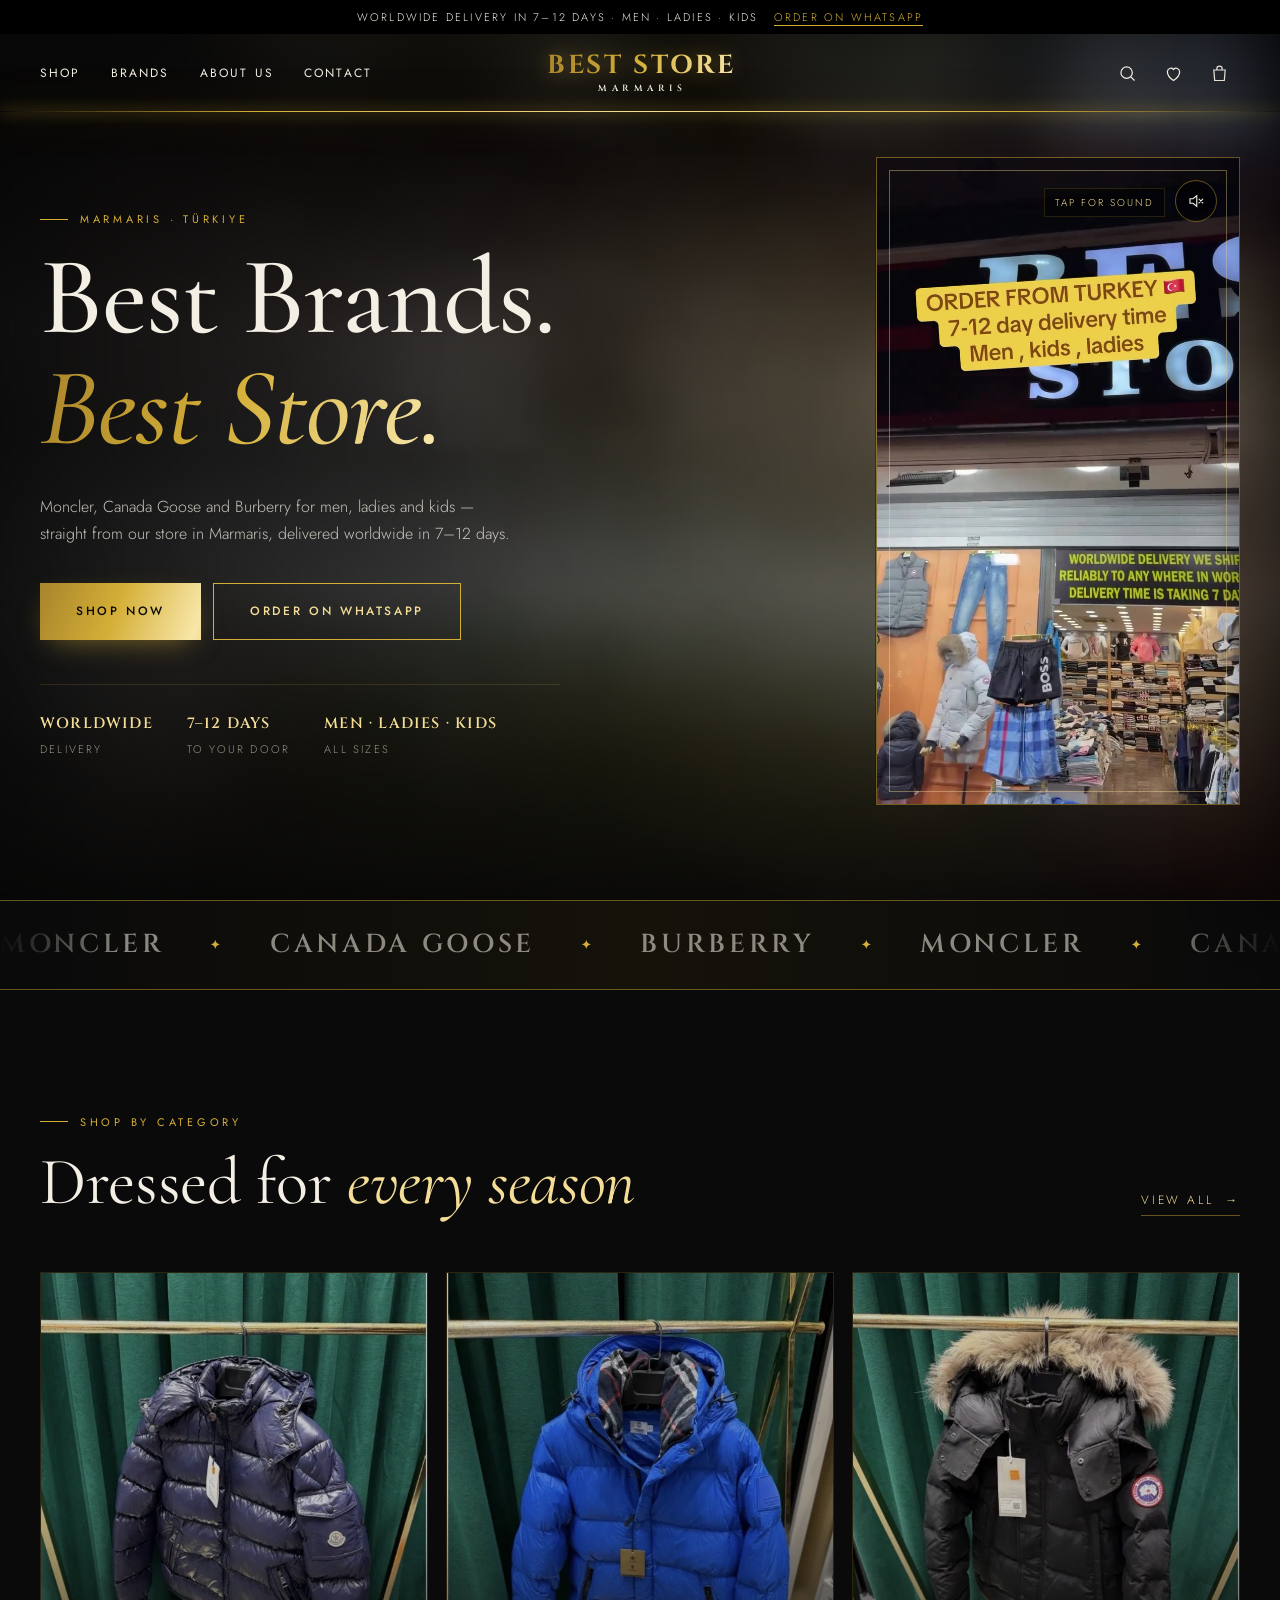
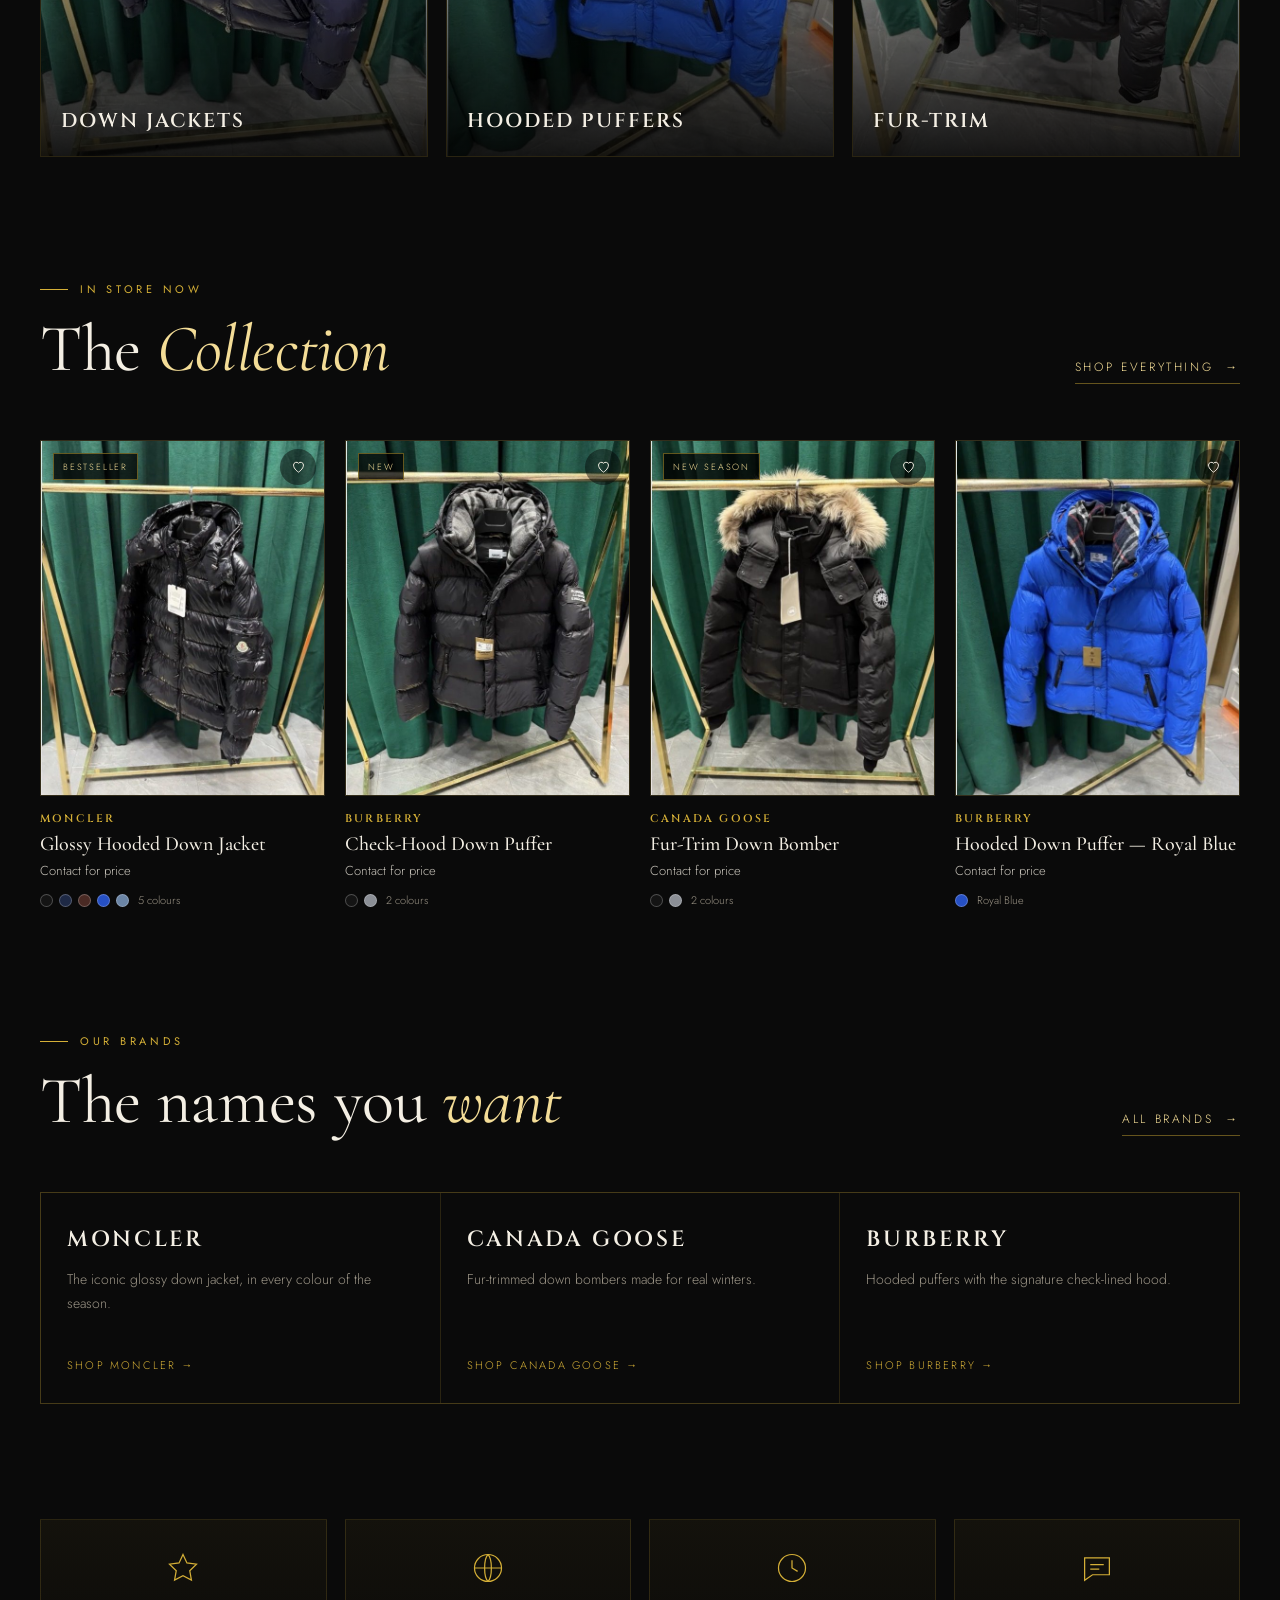
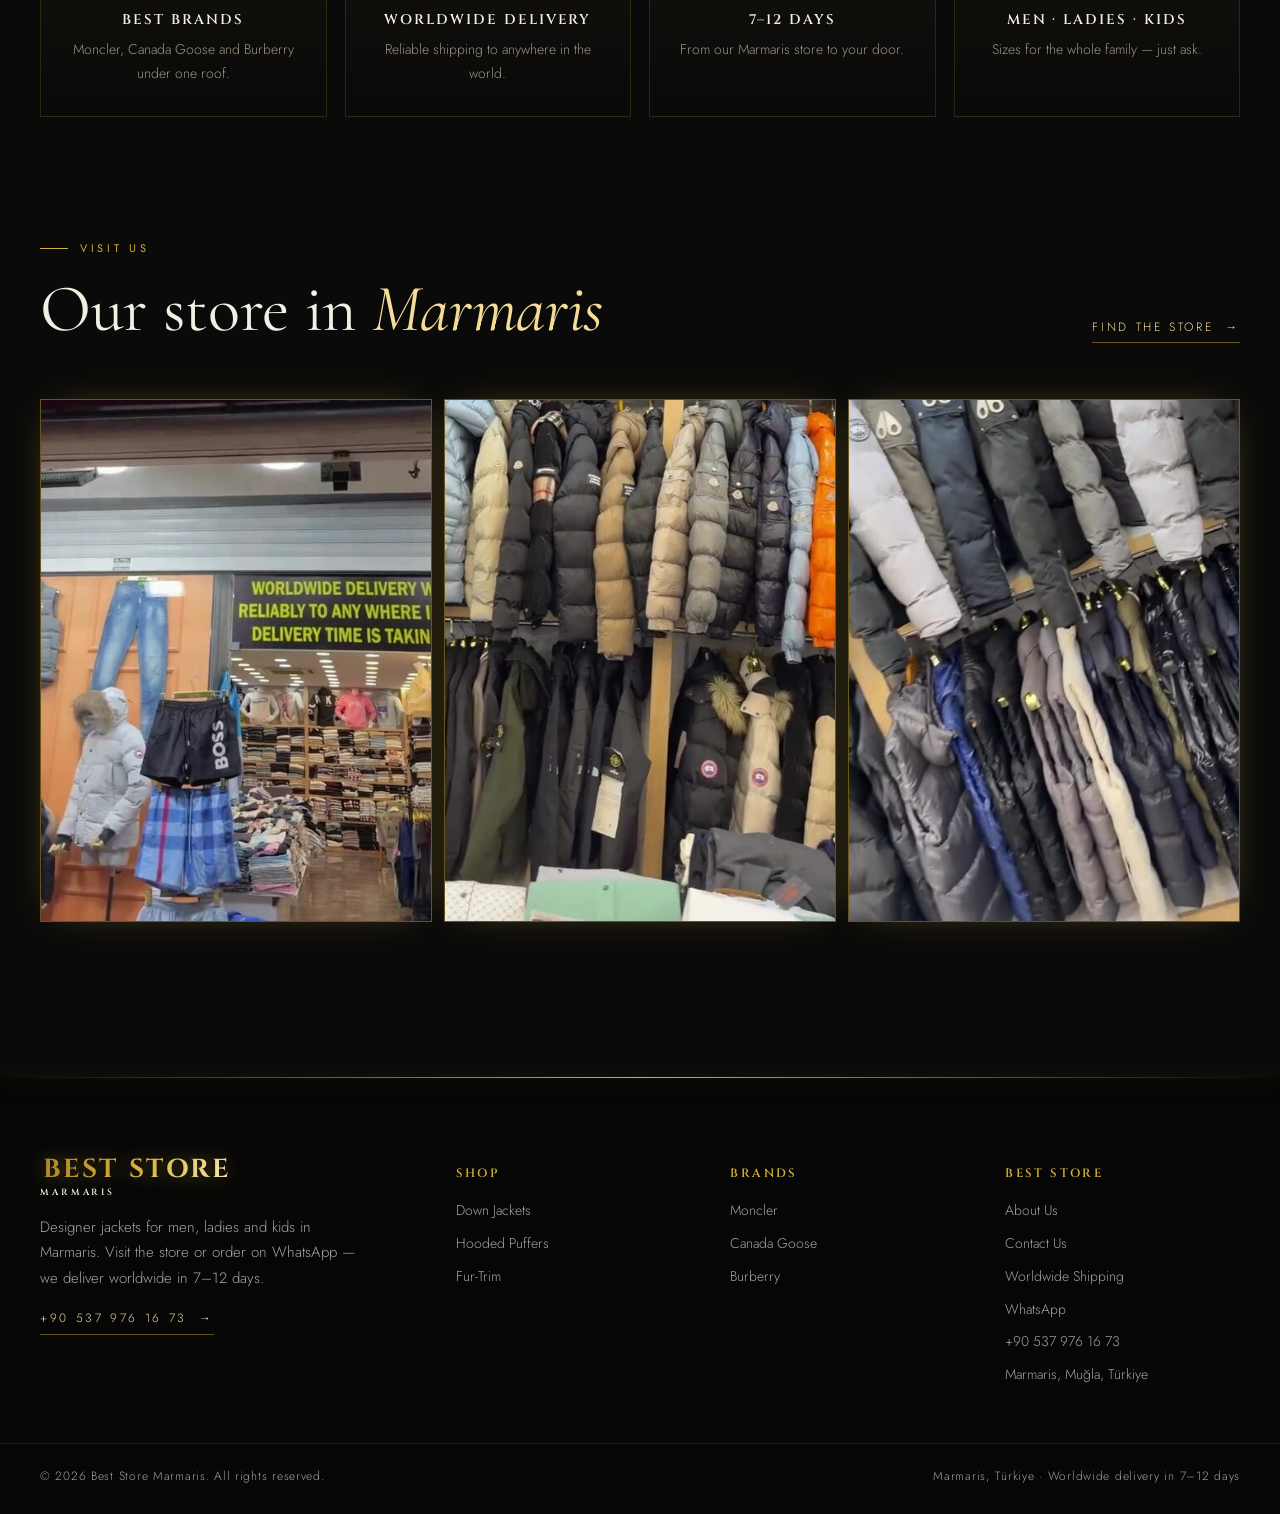
<file: index.html>
<!doctype html>
<html lang="en">
<head>
  <meta charset="utf-8">
  <meta name="viewport" content="width=device-width, initial-scale=1, viewport-fit=cover">
  <title>Best Store Marmaris — Designer Jackets</title>
  <meta name="description" content="Best Store Marmaris — designer down jackets, parkas and puffers for men, ladies and kids. Visit our Marmaris store or order on WhatsApp with worldwide delivery in 7–12 days.">
  <meta name="theme-color" content="#0a0a0a">
  <link rel="icon" href="data:image/svg+xml,%3Csvg xmlns='http://www.w3.org/2000/svg' viewBox='0 0 64 64'%3E%3Crect width='64' height='64' fill='%230a0a0a'/%3E%3Ctext x='50%25' y='64%25' text-anchor='middle' font-family='Georgia,serif' font-weight='700' font-size='34' fill='%23d4af37'%3EB%3C/text%3E%3C/svg%3E">
  <link rel="preconnect" href="https://fonts.googleapis.com">
  <link rel="preconnect" href="https://fonts.gstatic.com" crossorigin>
  <link href="https://fonts.googleapis.com/css2?family=Cinzel:wght@600;700&family=Cormorant+Garamond:ital,wght@0,400;0,500;0,600;1,400;1,500&family=Jost:wght@300;400;500&display=swap" rel="stylesheet">
  <link rel="stylesheet" href="css/style.css">
</head>
<body class="page-home" data-page="home">

  <main>
    <section class="hero">
      <video class="hero__bg" autoplay muted loop playsinline preload="auto" poster="media/hero-poster.jpg" aria-hidden="true">
        <source src="media/hero-bg.mp4" type="video/mp4">
        <source src="media/hero-bg.webm" type="video/webm">
      </video>
      <div class="hero__shade"></div>
      <div class="hero__inner">
        <div class="hero__text">
          <p class="kicker hero__kicker">Marmaris · Türkiye</p>
          <h1 class="hero__title">
            <span class="ln"><span>Best Brands.</span></span>
            <span class="ln"><span><em class="gold">Best Store.</em></span></span>
          </h1>
          <p class="hero__sub">Moncler, Canada Goose and Burberry for men, ladies and kids — straight from our store in Marmaris, delivered worldwide in 7–12 days.</p>
          <div class="hero__cta">
            <a href="shop.html" class="btn btn--gold"><span>Shop Now</span></a>
            <a href="https://wa.me/905379761673" target="_blank" rel="noopener" class="btn btn--glow"><span>Order on WhatsApp</span></a>
          </div>
          <div class="hero__stats">
            <div><strong>Worldwide</strong>Delivery</div>
            <div><strong>7–12 Days</strong>To your door</div>
            <div><strong>Men · Ladies · Kids</strong>All sizes</div>
          </div>
        </div>
        <div class="hero__frame">
          <video id="heroVideo" autoplay muted loop playsinline preload="auto" poster="media/hero-poster.jpg">
            <source src="media/hero.mp4" type="video/mp4">
            <source src="media/hero.webm" type="video/webm">
          </video>
          <button class="sound" data-sound="heroVideo"></button>
          <span class="hero__tap">Tap for sound</span>
        </div>
      </div>
    </section>

    <div class="marquee" id="marquee" aria-label="Our brands"></div>

    <section class="section">
      <div class="container">
        <div class="head head--row reveal">
          <div><p class="kicker">Shop by Category</p><h2 class="title">Dressed for <em>every season</em></h2></div>
          <a class="link" href="shop.html">View all</a>
        </div>
        <div class="cat-grid cat-grid--3" id="catGrid"></div>
      </div>
    </section>

    <section class="section" style="padding-top:0">
      <div class="container">
        <div class="head head--row reveal">
          <div><p class="kicker">In Store Now</p><h2 class="title">The <em>Collection</em></h2></div>
          <a class="link" href="shop.html">Shop everything</a>
        </div>
        <div class="grid" id="featured"></div>
      </div>
    </section>


    <section class="section" style="padding-top:0">
      <div class="container">
        <div class="head head--row reveal">
          <div><p class="kicker">Our Brands</p><h2 class="title">The names you <em>want</em></h2></div>
          <a class="link" href="brands.html">All brands</a>
        </div>
        <div class="brand-grid" id="brandGrid"></div>
      </div>
    </section>

    <section class="section" style="padding-top:0">
      <div class="container perks">
        <div class="perk reveal"><svg viewBox="0 0 32 32"><path d="M16 4l3.5 7.5L28 12.6l-6 5.8 1.5 8.4L16 22.8 8.5 26.8 10 18.4l-6-5.8 8.5-1.1z"/></svg><h3>Best Brands</h3><p>Moncler, Canada Goose and Burberry under one roof.</p></div>
        <div class="perk reveal"><svg viewBox="0 0 32 32"><circle cx="16" cy="16" r="12"/><path d="M4 16h24M16 4c4 4 4 20 0 24M16 4c-4 4-4 20 0 24"/></svg><h3>Worldwide Delivery</h3><p>Reliable shipping to anywhere in the world.</p></div>
        <div class="perk reveal"><svg viewBox="0 0 32 32"><circle cx="16" cy="16" r="12"/><path d="M16 9v7l5 3"/></svg><h3>7–12 Days</h3><p>From our Marmaris store to your door.</p></div>
        <div class="perk reveal"><svg viewBox="0 0 32 32"><path d="M5 7h22v15H12l-7 5z"/><path d="M10 13h12M10 17h8"/></svg><h3>Men · Ladies · Kids</h3><p>Sizes for the whole family — just ask.</p></div>
      </div>
    </section>

    <section class="section" style="padding-top:0">
      <div class="container">
        <div class="head head--row reveal">
          <div><p class="kicker">Visit Us</p><h2 class="title">Our store in <em>Marmaris</em></h2></div>
          <a class="link" href="contact.html">Find the store</a>
        </div>
        <div class="store-strip">
          <img class="reveal" src="images/products/store-1.jpg" alt="Best Store Marmaris entrance" loading="lazy">
          <img class="reveal" src="images/products/store-2.jpg" alt="Down jackets on the rails at Best Store" loading="lazy">
          <img class="reveal" src="images/products/store-3.jpg" alt="Puffer jackets at Best Store Marmaris" loading="lazy">
        </div>
      </div>
    </section>

  </main>

  <script src="js/config.js"></script>
  <script src="js/products.js"></script>
  <script src="js/site.js"></script>
</body>
</html>
</file>
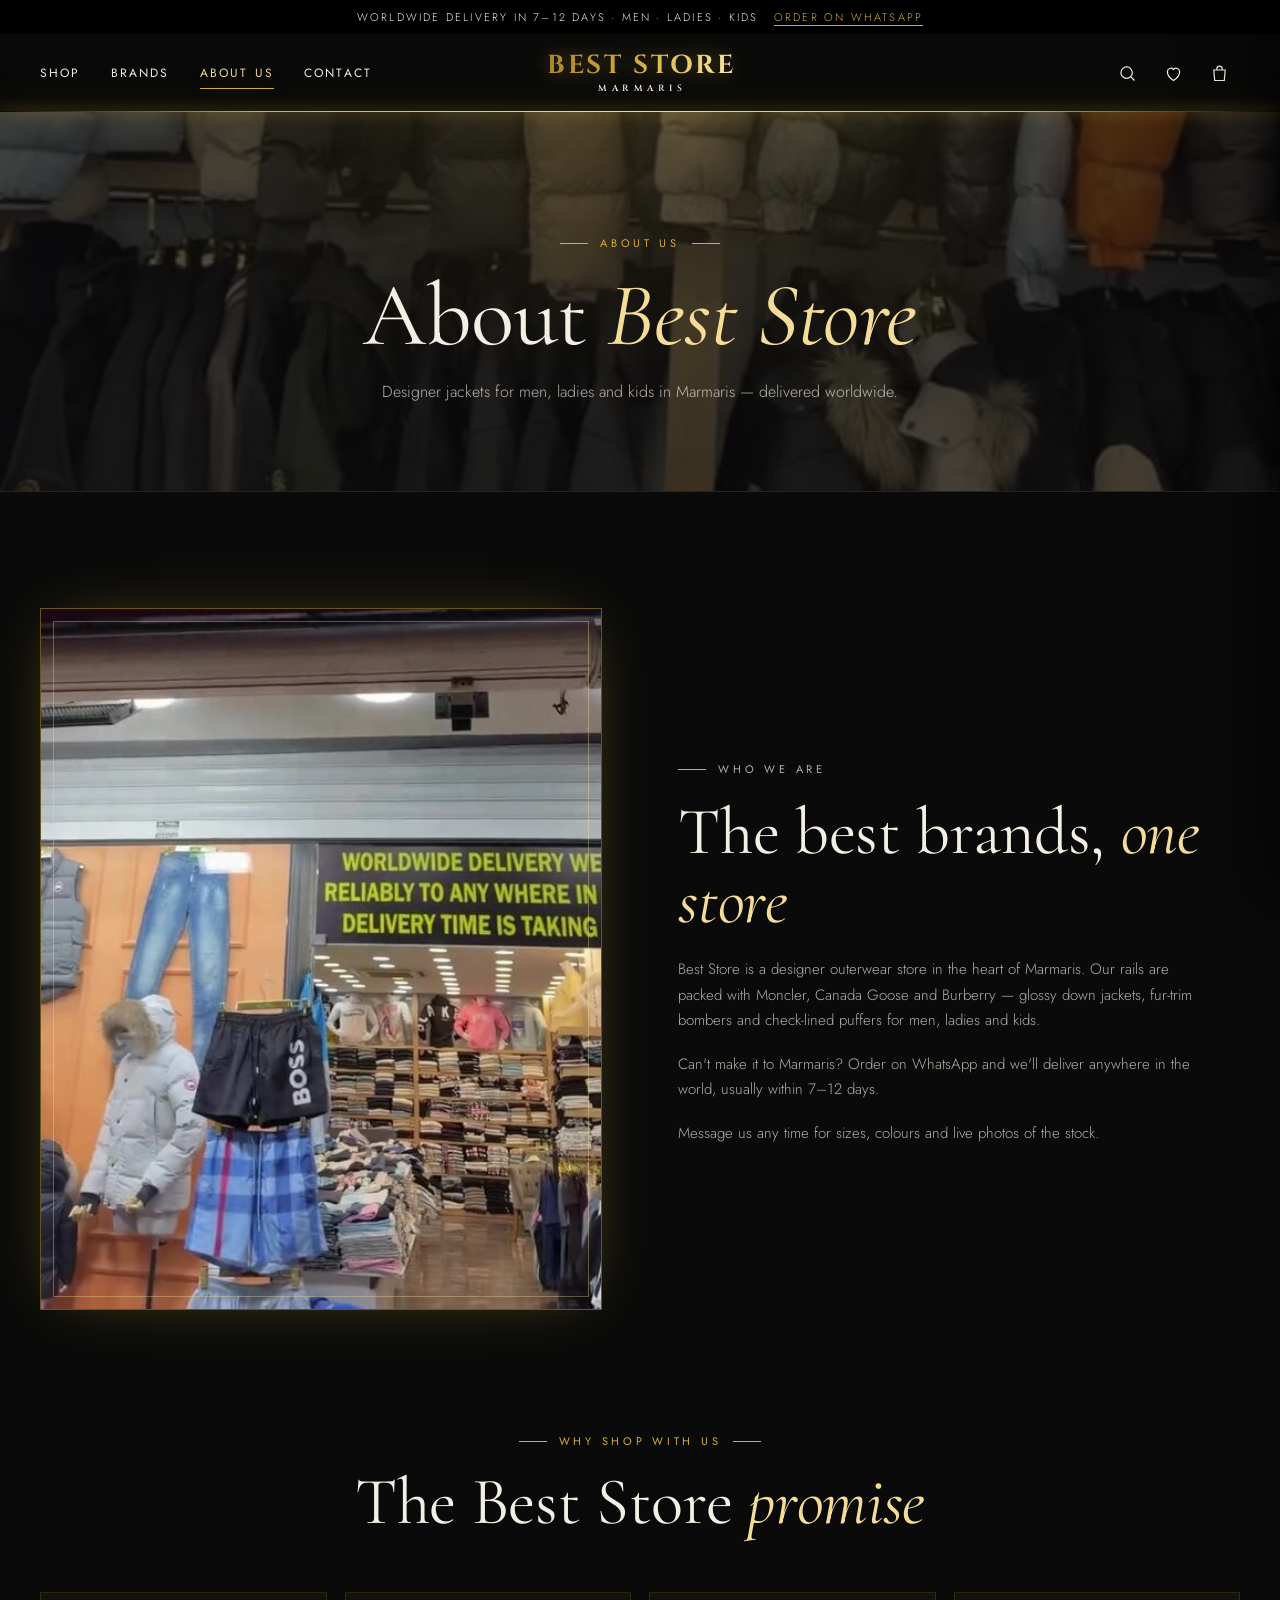
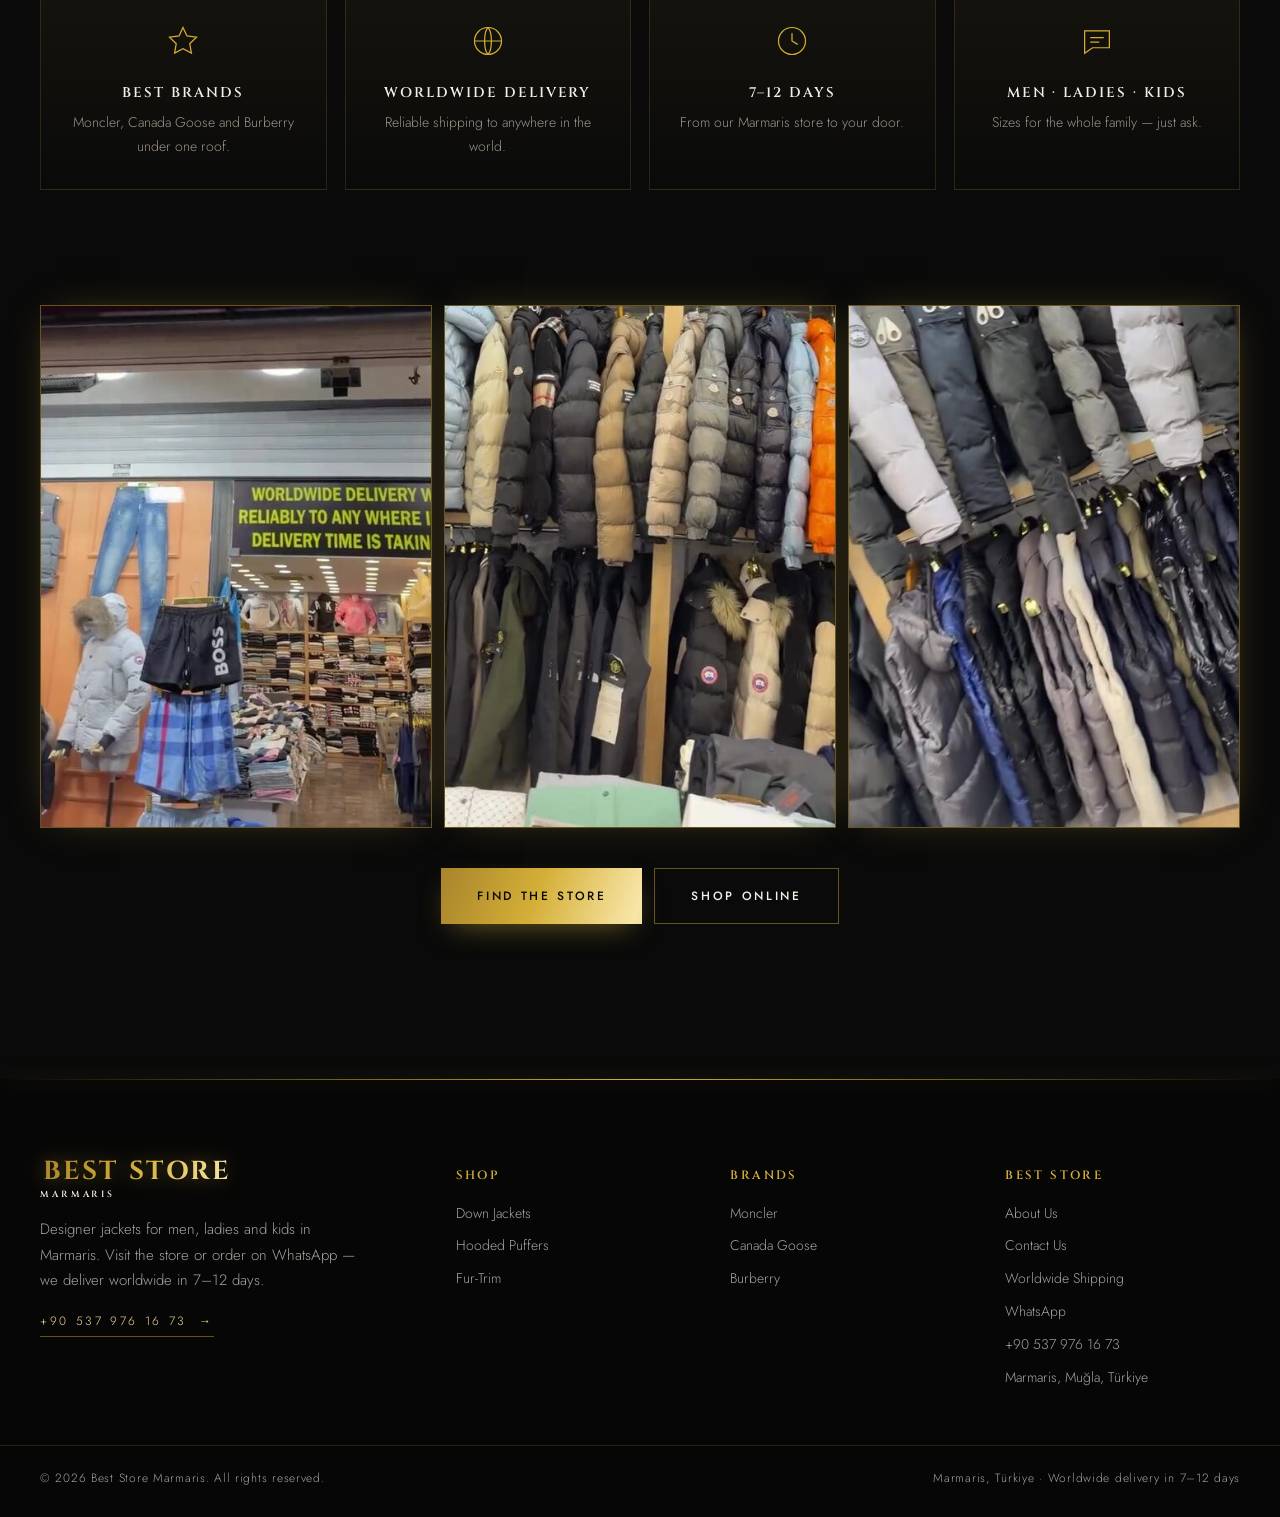
<file: about.html>
<!doctype html>
<html lang="en">
<head>
  <meta charset="utf-8">
  <meta name="viewport" content="width=device-width, initial-scale=1, viewport-fit=cover">
  <title>About Us — Best Store Marmaris</title>
  <meta name="description" content="Best Store Marmaris — designer down jackets, parkas and puffers for men, ladies and kids. Visit our Marmaris store or order on WhatsApp with worldwide delivery in 7–12 days.">
  <meta name="theme-color" content="#0a0a0a">
  <link rel="icon" href="data:image/svg+xml,%3Csvg xmlns='http://www.w3.org/2000/svg' viewBox='0 0 64 64'%3E%3Crect width='64' height='64' fill='%230a0a0a'/%3E%3Ctext x='50%25' y='64%25' text-anchor='middle' font-family='Georgia,serif' font-weight='700' font-size='34' fill='%23d4af37'%3EB%3C/text%3E%3C/svg%3E">
  <link rel="preconnect" href="https://fonts.googleapis.com">
  <link rel="preconnect" href="https://fonts.gstatic.com" crossorigin>
  <link href="https://fonts.googleapis.com/css2?family=Cinzel:wght@600;700&family=Cormorant+Garamond:ital,wght@0,400;0,500;0,600;1,400;1,500&family=Jost:wght@300;400;500&display=swap" rel="stylesheet">
  <link rel="stylesheet" href="css/style.css">
</head>
<body class="page" data-page="about">

  <main>
    <section class="banner">
      <img class="banner__bg" src="images/products/store-2.jpg" alt="">
      <div class="container center">
        <p class="kicker">About Us</p>
        <h1 class="title">About <em>Best Store</em></h1>
        <p class="lead">Designer jackets for men, ladies and kids in Marmaris — delivered worldwide.</p>
      </div>
    </section>
    <section class="section">
      <div class="container split">
        <div class="split__media reveal"><img src="images/products/store-1.jpg" alt="Best Store Marmaris entrance" loading="lazy"></div>
        <div class="split__text">
          <p class="kicker reveal">Who We Are</p>
          <h2 class="title reveal">The best brands, <em>one store</em></h2>
          <p class="reveal">Best Store is a designer outerwear store in the heart of Marmaris. Our rails are packed with Moncler, Canada Goose and Burberry — glossy down jackets, fur-trim bombers and check-lined puffers for men, ladies and kids.</p>
          <p class="reveal">Can't make it to Marmaris? Order on WhatsApp and we'll deliver anywhere in the world, usually within 7–12 days.</p>
          <p class="reveal">Message us any time for sizes, colours and live photos of the stock.</p>
        </div>
      </div>
    </section>
    <section class="section" style="padding-top:0">
      <div class="container">
        <div class="head center reveal"><p class="kicker">Why Shop With Us</p><h2 class="title">The Best Store <em>promise</em></h2></div>
        <div class="perks">
        <div class="perk reveal"><svg viewBox="0 0 32 32"><path d="M16 4l3.5 7.5L28 12.6l-6 5.8 1.5 8.4L16 22.8 8.5 26.8 10 18.4l-6-5.8 8.5-1.1z"/></svg><h3>Best Brands</h3><p>Moncler, Canada Goose and Burberry under one roof.</p></div>
        <div class="perk reveal"><svg viewBox="0 0 32 32"><circle cx="16" cy="16" r="12"/><path d="M4 16h24M16 4c4 4 4 20 0 24M16 4c-4 4-4 20 0 24"/></svg><h3>Worldwide Delivery</h3><p>Reliable shipping to anywhere in the world.</p></div>
        <div class="perk reveal"><svg viewBox="0 0 32 32"><circle cx="16" cy="16" r="12"/><path d="M16 9v7l5 3"/></svg><h3>7–12 Days</h3><p>From our Marmaris store to your door.</p></div>
        <div class="perk reveal"><svg viewBox="0 0 32 32"><path d="M5 7h22v15H12l-7 5z"/><path d="M10 13h12M10 17h8"/></svg><h3>Men · Ladies · Kids</h3><p>Sizes for the whole family — just ask.</p></div>
        </div>
      </div>
    </section>
    <section class="section" style="padding-top:0">
      <div class="container">
        <div class="store-strip">
          <img class="reveal" src="images/products/store-1.jpg" alt="Best Store Marmaris entrance" loading="lazy">
          <img class="reveal" src="images/products/store-2.jpg" alt="Down jackets on the rails at Best Store" loading="lazy">
          <img class="reveal" src="images/products/store-3.jpg" alt="Puffer jackets at Best Store Marmaris" loading="lazy">
        </div>
        <div class="center reveal" style="margin-top:40px;display:flex;gap:12px;justify-content:center;flex-wrap:wrap">
          <a class="btn btn--gold" href="contact.html"><span>Find the Store</span></a>
          <a class="btn btn--line" href="shop.html"><span>Shop Online</span></a>
        </div>
      </div>
    </section>
  </main>

  <script src="js/config.js"></script>
  <script src="js/products.js"></script>
  <script src="js/site.js"></script>
</body>
</html>
</file>
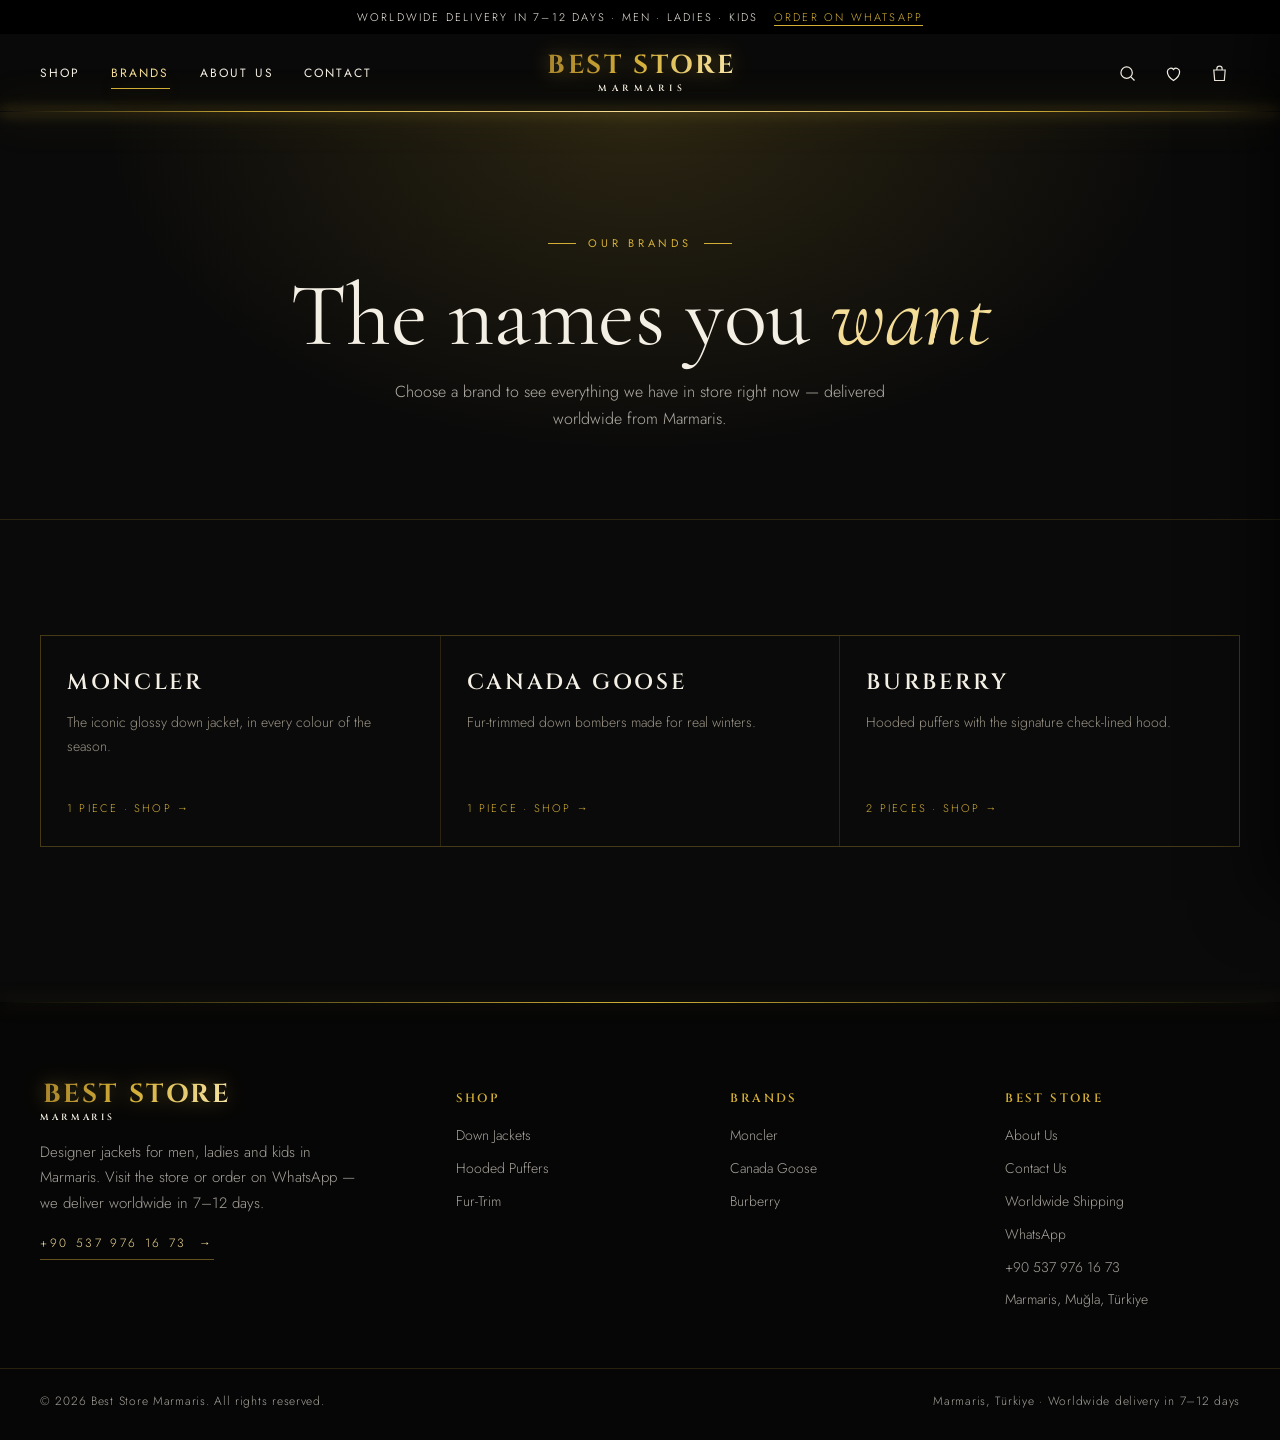
<file: brands.html>
<!doctype html>
<html lang="en">
<head>
  <meta charset="utf-8">
  <meta name="viewport" content="width=device-width, initial-scale=1, viewport-fit=cover">
  <title>Our Brands — Best Store Marmaris</title>
  <meta name="description" content="Best Store Marmaris — designer down jackets, parkas and puffers for men, ladies and kids. Visit our Marmaris store or order on WhatsApp with worldwide delivery in 7–12 days.">
  <meta name="theme-color" content="#0a0a0a">
  <link rel="icon" href="data:image/svg+xml,%3Csvg xmlns='http://www.w3.org/2000/svg' viewBox='0 0 64 64'%3E%3Crect width='64' height='64' fill='%230a0a0a'/%3E%3Ctext x='50%25' y='64%25' text-anchor='middle' font-family='Georgia,serif' font-weight='700' font-size='34' fill='%23d4af37'%3EB%3C/text%3E%3C/svg%3E">
  <link rel="preconnect" href="https://fonts.googleapis.com">
  <link rel="preconnect" href="https://fonts.gstatic.com" crossorigin>
  <link href="https://fonts.googleapis.com/css2?family=Cinzel:wght@600;700&family=Cormorant+Garamond:ital,wght@0,400;0,500;0,600;1,400;1,500&family=Jost:wght@300;400;500&display=swap" rel="stylesheet">
  <link rel="stylesheet" href="css/style.css">
</head>
<body class="page" data-page="brands">

  <main>
    <section class="banner">
      <div class="container center">
        <p class="kicker">Our Brands</p>
        <h1 class="title">The names you <em>want</em></h1>
        <p class="lead">Choose a brand to see everything we have in store right now — delivered worldwide from Marmaris.</p>
      </div>
    </section>
    <section class="section">
      <div class="container"><div class="brand-grid" id="brandGrid"></div></div>
    </section>
  </main>

  <script src="js/config.js"></script>
  <script src="js/products.js"></script>
  <script src="js/site.js"></script>
</body>
</html>
</file>
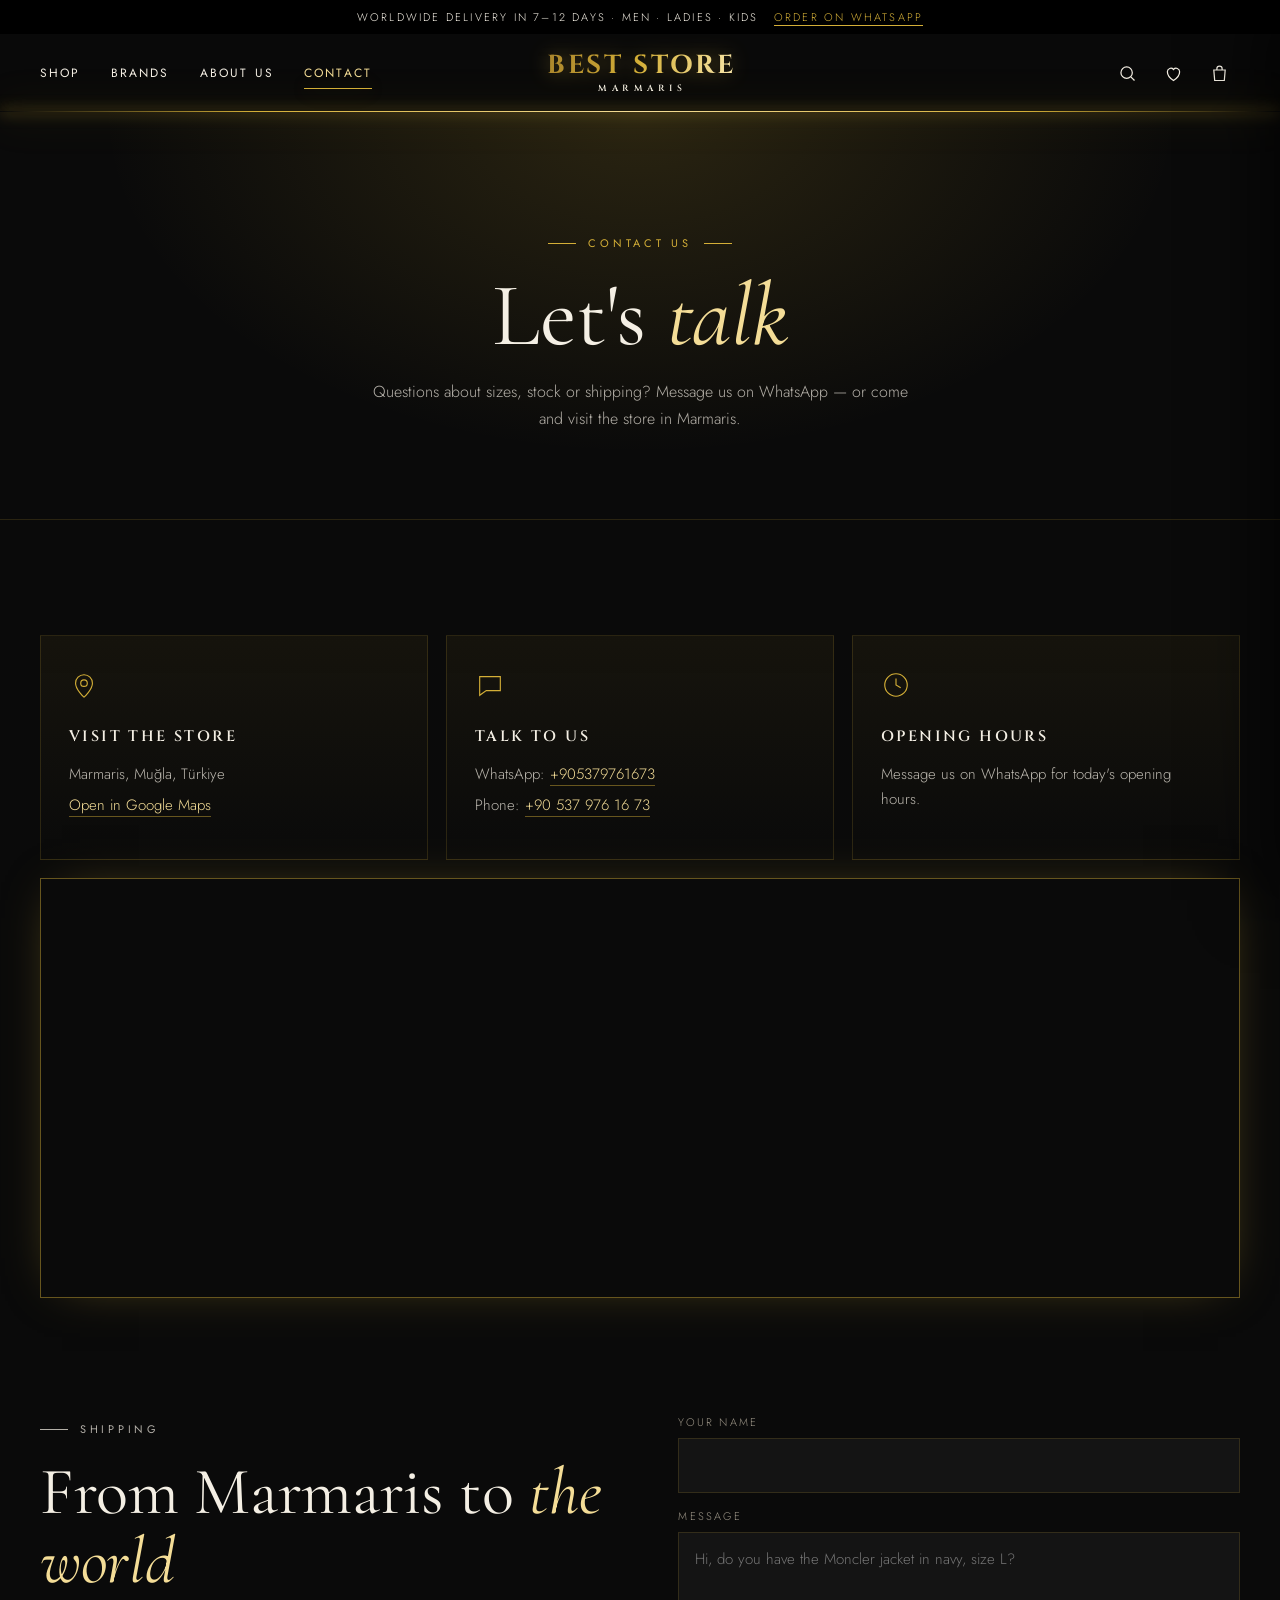
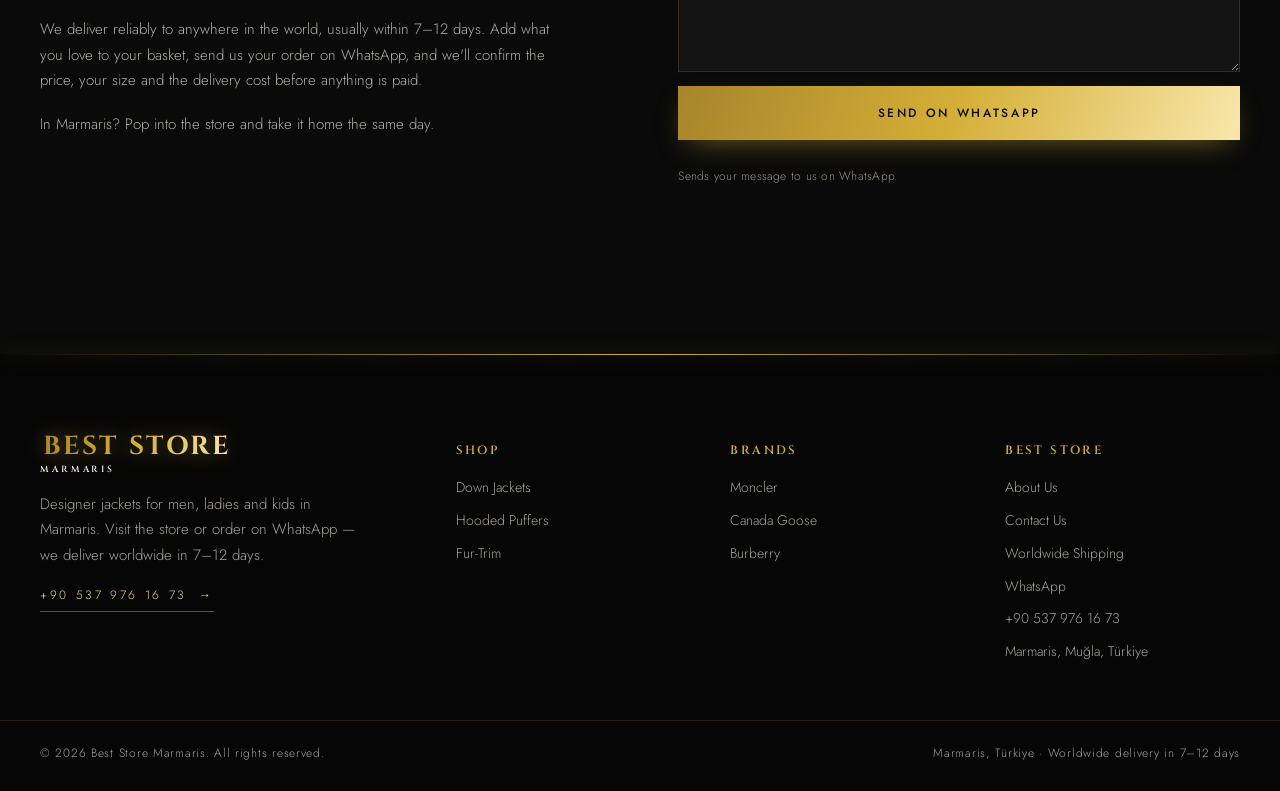
<file: contact.html>
<!doctype html>
<html lang="en">
<head>
  <meta charset="utf-8">
  <meta name="viewport" content="width=device-width, initial-scale=1, viewport-fit=cover">
  <title>Contact Us — Best Store Marmaris</title>
  <meta name="description" content="Best Store Marmaris — designer down jackets, parkas and puffers for men, ladies and kids. Visit our Marmaris store or order on WhatsApp with worldwide delivery in 7–12 days.">
  <meta name="theme-color" content="#0a0a0a">
  <link rel="icon" href="data:image/svg+xml,%3Csvg xmlns='http://www.w3.org/2000/svg' viewBox='0 0 64 64'%3E%3Crect width='64' height='64' fill='%230a0a0a'/%3E%3Ctext x='50%25' y='64%25' text-anchor='middle' font-family='Georgia,serif' font-weight='700' font-size='34' fill='%23d4af37'%3EB%3C/text%3E%3C/svg%3E">
  <link rel="preconnect" href="https://fonts.googleapis.com">
  <link rel="preconnect" href="https://fonts.gstatic.com" crossorigin>
  <link href="https://fonts.googleapis.com/css2?family=Cinzel:wght@600;700&family=Cormorant+Garamond:ital,wght@0,400;0,500;0,600;1,400;1,500&family=Jost:wght@300;400;500&display=swap" rel="stylesheet">
  <link rel="stylesheet" href="css/style.css">
</head>
<body class="page" data-page="contact">

  <main>
    <section class="banner">
      <div class="container center">
        <p class="kicker">Contact Us</p>
        <h1 class="title">Let's <em>talk</em></h1>
        <p class="lead">Questions about sizes, stock or shipping? Message us on WhatsApp — or come and visit the store in Marmaris.</p>
      </div>
    </section>
    <section class="section">
      <div class="container">
        <div class="contact-grid">
          <div class="c-card reveal"><svg viewBox="0 0 32 32"><path d="M16 29s-9-8.2-9-15a9 9 0 0 1 18 0c0 6.8-9 15-9 15z"/><circle cx="16" cy="14" r="3.5"/></svg><h3>Visit the Store</h3><div id="visit"></div></div>
          <div class="c-card reveal"><svg viewBox="0 0 32 32"><path d="M5 7h22v15H12l-7 5z"/></svg><h3>Talk to Us</h3><div id="talk"></div></div>
          <div class="c-card reveal"><svg viewBox="0 0 32 32"><circle cx="16" cy="16" r="12"/><path d="M16 9v7l5 3"/></svg><h3>Opening Hours</h3><div id="hours"></div></div>
        </div>
        <div class="map reveal" id="map"></div>
      </div>
    </section>
    <section class="section" style="padding-top:0" id="delivery">
      <div class="container split" style="align-items:start">
        <div class="split__text">
          <p class="kicker reveal">Shipping</p>
          <h2 class="title reveal">From Marmaris to <em>the world</em></h2>
          <p class="reveal">We deliver reliably to anywhere in the world, usually within 7–12 days. Add what you love to your basket, send us your order on WhatsApp, and we'll confirm the price, your size and the delivery cost before anything is paid.</p>
          <p class="reveal">In Marmaris? Pop into the store and take it home the same day.</p>
        </div>
        <form class="form reveal" id="contactForm">
          <label>Your name<input name="name" required autocomplete="name"></label>
          <label>Message<textarea name="message" required placeholder="Hi, do you have the Moncler jacket in navy, size L?"></textarea></label>
          <button class="btn btn--gold" type="submit"><span>Send on WhatsApp</span></button>
          <p class="count" id="formNote" style="text-transform:none;letter-spacing:.02em"></p>
        </form>
      </div>
    </section>
  </main>

  <script src="js/config.js"></script>
  <script src="js/products.js"></script>
  <script src="js/site.js"></script>
</body>
</html>
</file>
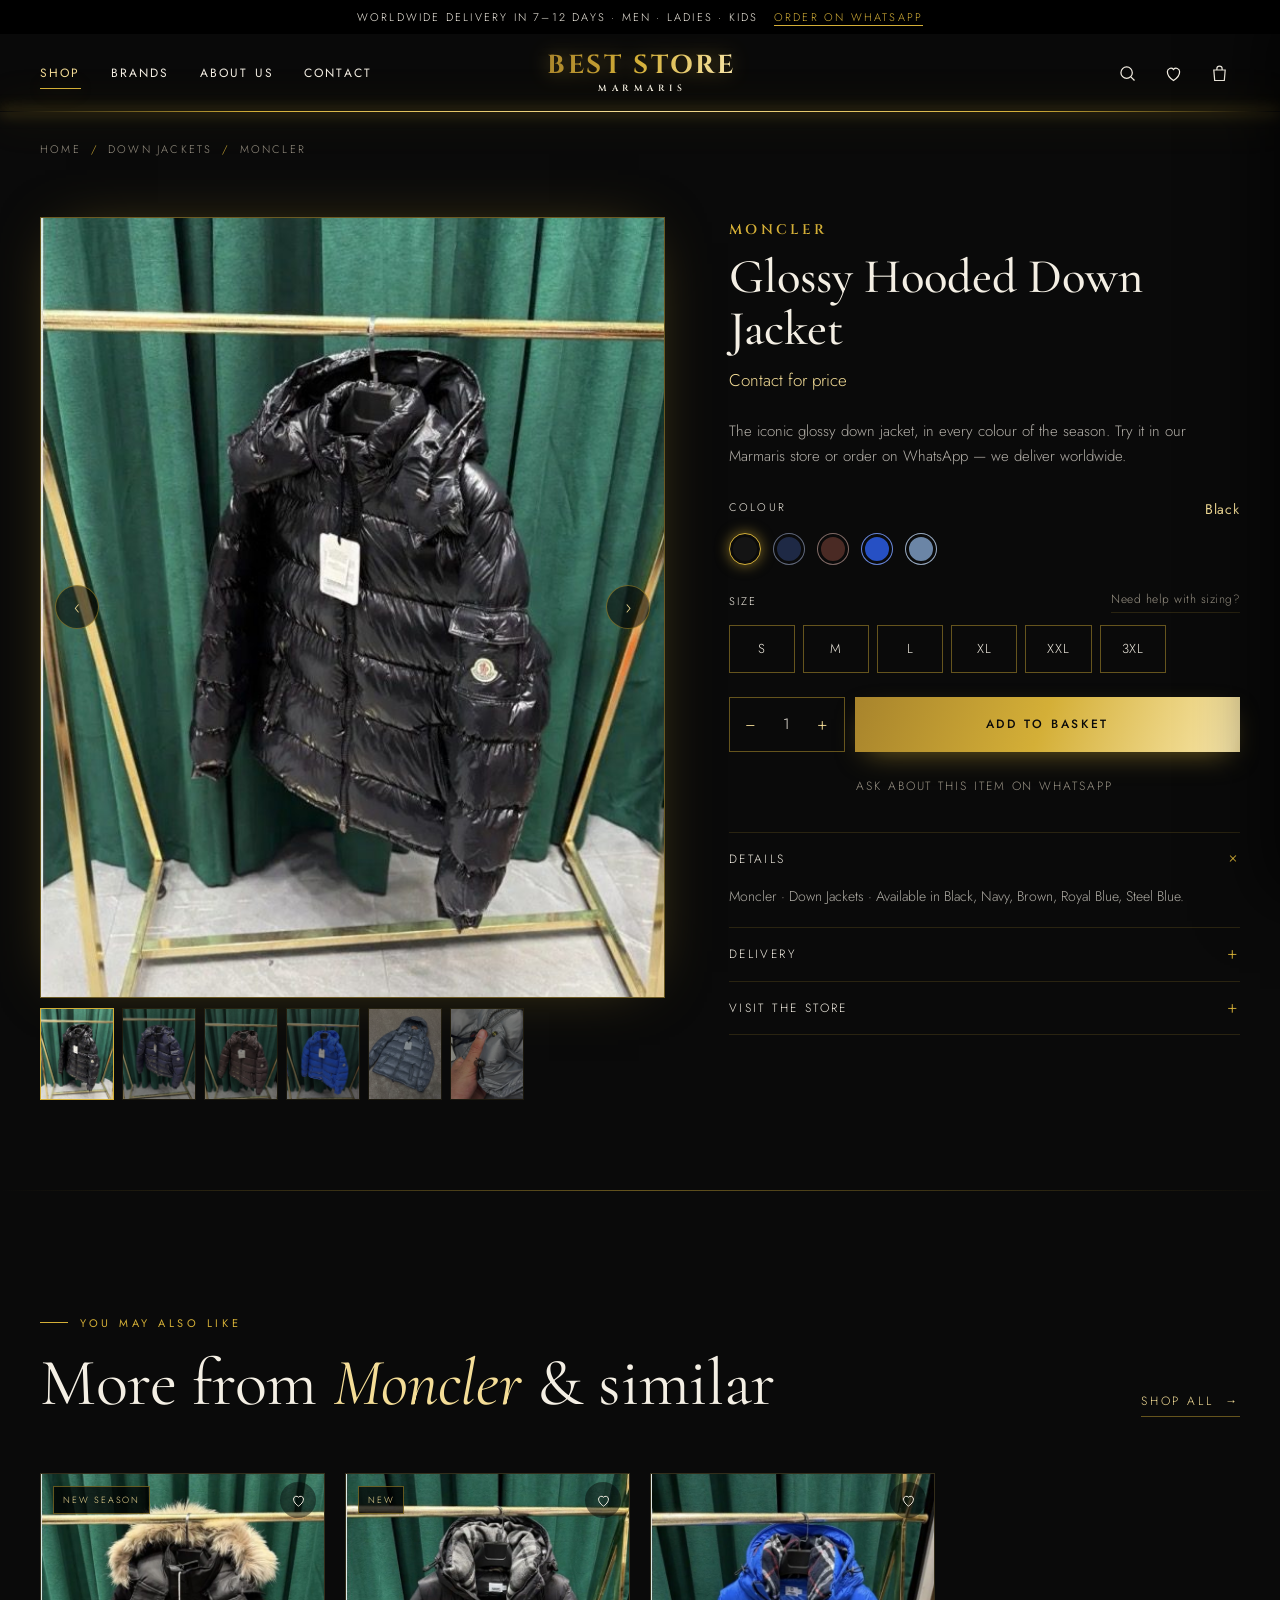
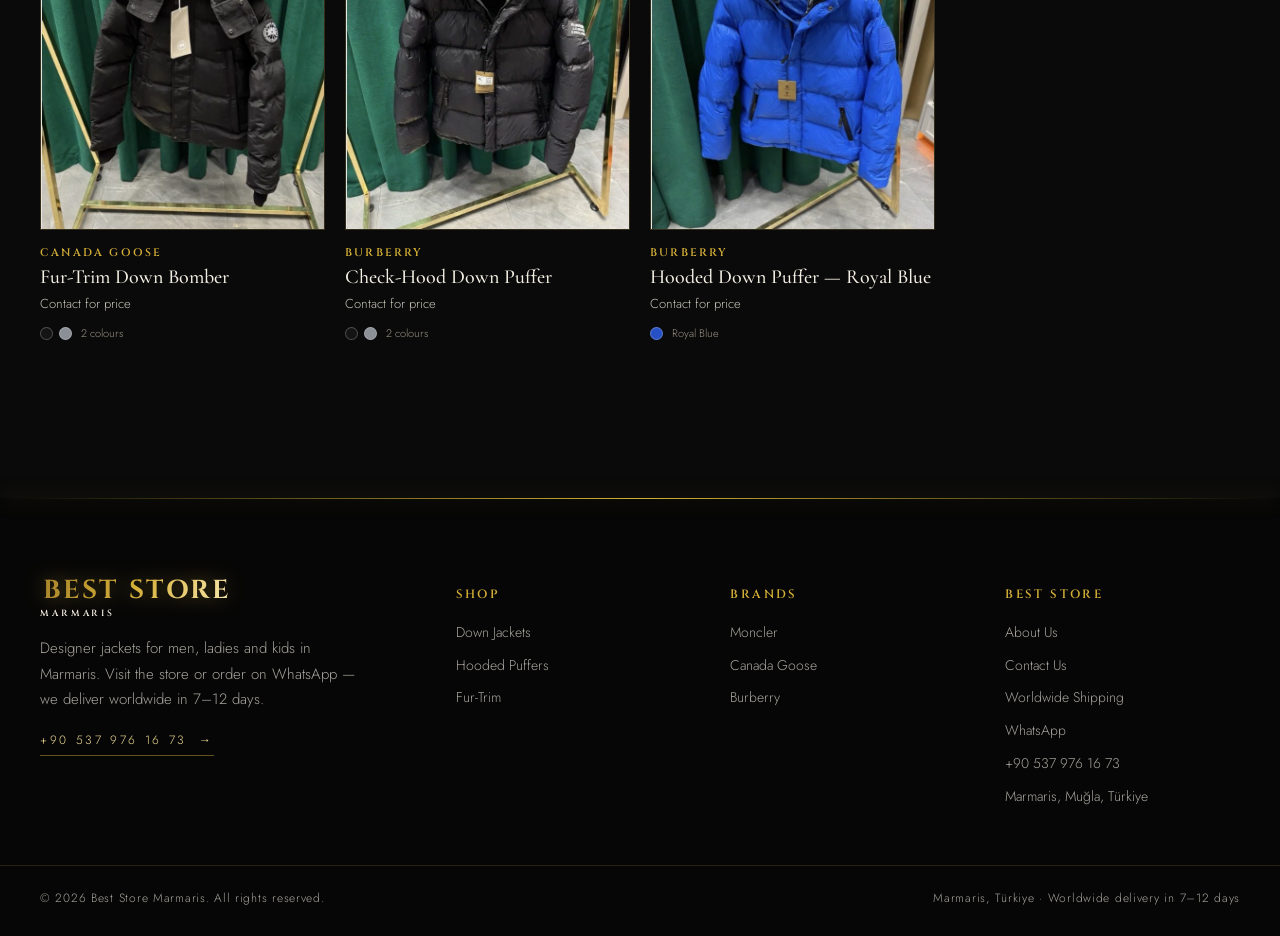
<file: product.html>
<!doctype html>
<html lang="en">
<head>
  <meta charset="utf-8">
  <meta name="viewport" content="width=device-width, initial-scale=1, viewport-fit=cover">
  <title>Product — Best Store Marmaris</title>
  <meta name="description" content="Best Store Marmaris — designer down jackets, parkas and puffers for men, ladies and kids. Visit our Marmaris store or order on WhatsApp with worldwide delivery in 7–12 days.">
  <meta name="theme-color" content="#0a0a0a">
  <link rel="icon" href="data:image/svg+xml,%3Csvg xmlns='http://www.w3.org/2000/svg' viewBox='0 0 64 64'%3E%3Crect width='64' height='64' fill='%230a0a0a'/%3E%3Ctext x='50%25' y='64%25' text-anchor='middle' font-family='Georgia,serif' font-weight='700' font-size='34' fill='%23d4af37'%3EB%3C/text%3E%3C/svg%3E">
  <link rel="preconnect" href="https://fonts.googleapis.com">
  <link rel="preconnect" href="https://fonts.gstatic.com" crossorigin>
  <link href="https://fonts.googleapis.com/css2?family=Cinzel:wght@600;700&family=Cormorant+Garamond:ital,wght@0,400;0,500;0,600;1,400;1,500&family=Jost:wght@300;400;500&display=swap" rel="stylesheet">
  <link rel="stylesheet" href="css/style.css">
</head>
<body class="page" data-page="product">

  <main>
    <div class="container">
      <div class="crumbs" id="crumbs" style="padding-top:28px"></div>
      <div class="pdp" id="pdp"></div>
    </div>
    <hr class="divider">
    <section class="section">
      <div class="container">
        <div class="head head--row reveal"><div><p class="kicker">You May Also Like</p><h2 class="title" id="relatedTitle"></h2></div><a class="link" href="shop.html">Shop all</a></div>
        <div class="grid" id="related"></div>
      </div>
    </section>
  </main>

  <script src="js/config.js"></script>
  <script src="js/products.js"></script>
  <script src="js/site.js"></script>
</body>
</html>
</file>
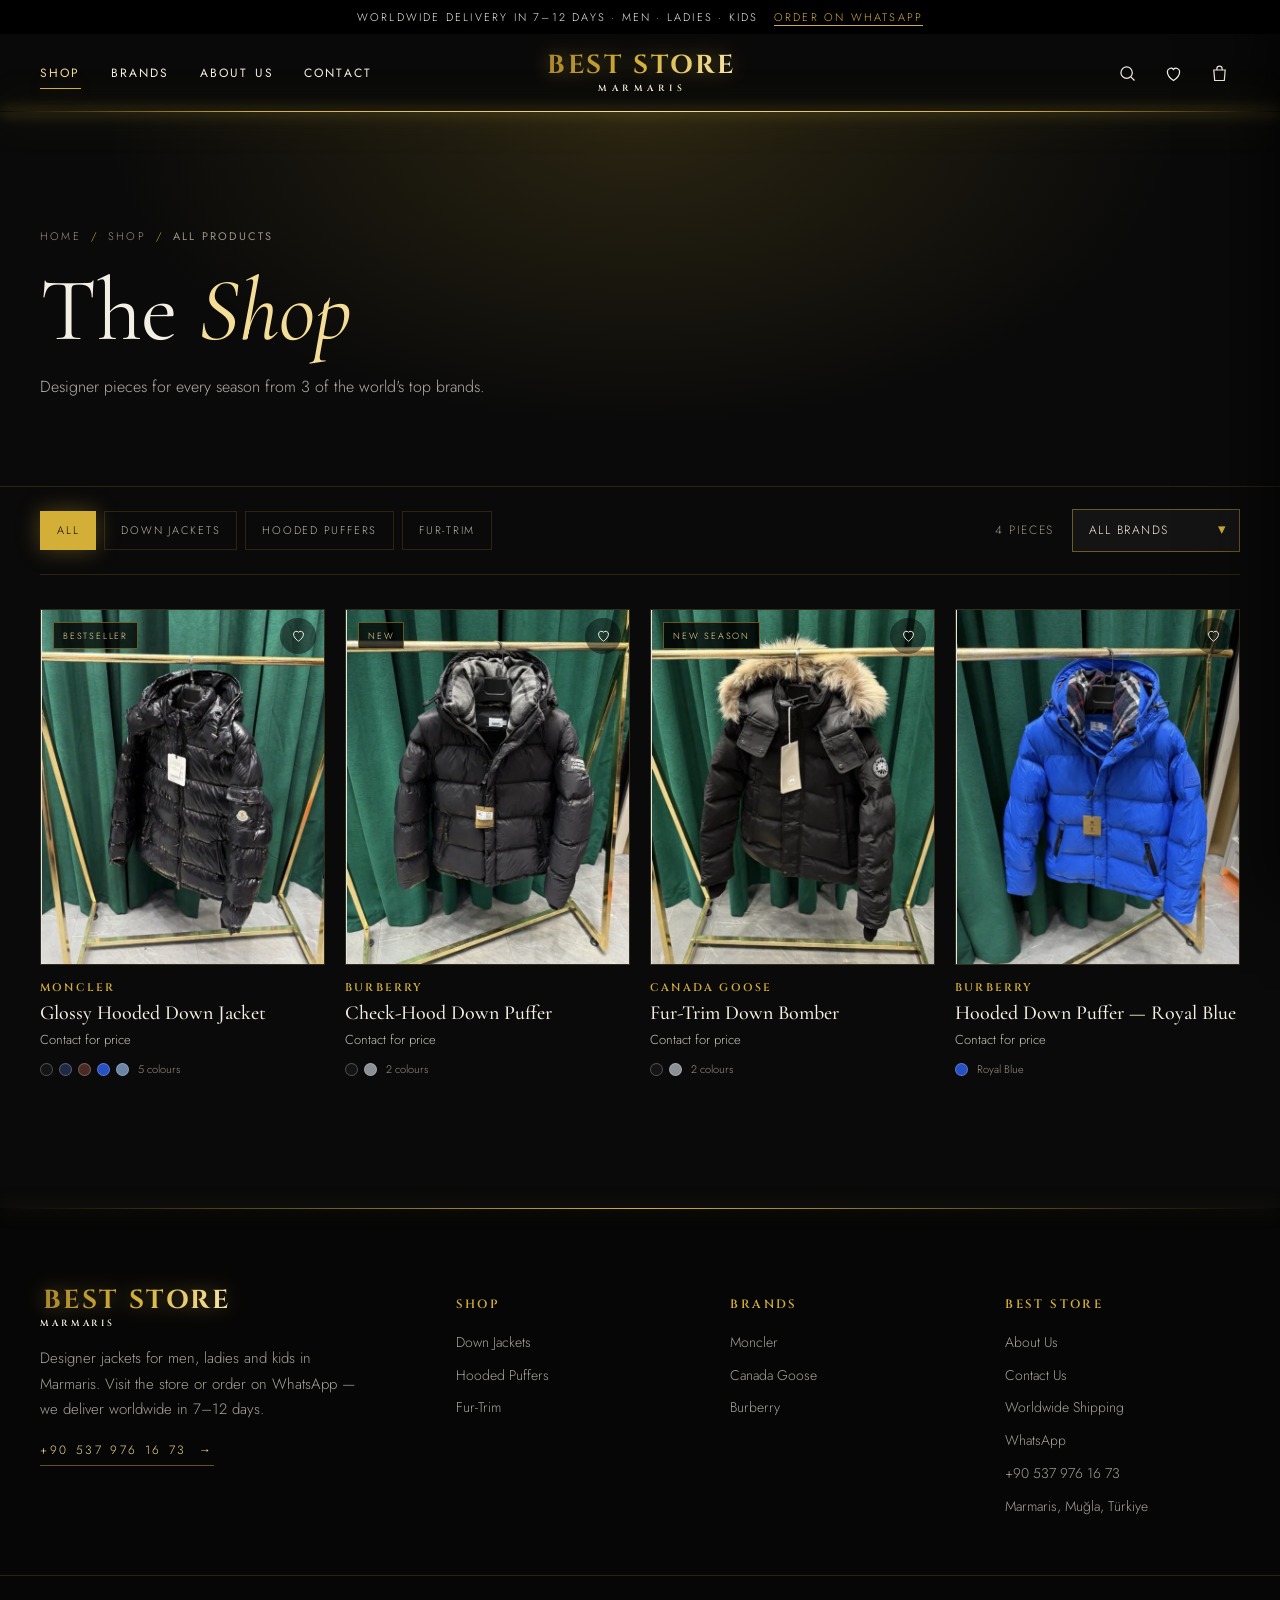
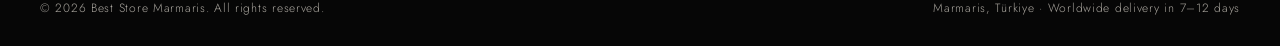
<file: shop.html>
<!doctype html>
<html lang="en">
<head>
  <meta charset="utf-8">
  <meta name="viewport" content="width=device-width, initial-scale=1, viewport-fit=cover">
  <title>Shop — Best Store Marmaris</title>
  <meta name="description" content="Best Store Marmaris — designer down jackets, parkas and puffers for men, ladies and kids. Visit our Marmaris store or order on WhatsApp with worldwide delivery in 7–12 days.">
  <meta name="theme-color" content="#0a0a0a">
  <link rel="icon" href="data:image/svg+xml,%3Csvg xmlns='http://www.w3.org/2000/svg' viewBox='0 0 64 64'%3E%3Crect width='64' height='64' fill='%230a0a0a'/%3E%3Ctext x='50%25' y='64%25' text-anchor='middle' font-family='Georgia,serif' font-weight='700' font-size='34' fill='%23d4af37'%3EB%3C/text%3E%3C/svg%3E">
  <link rel="preconnect" href="https://fonts.googleapis.com">
  <link rel="preconnect" href="https://fonts.gstatic.com" crossorigin>
  <link href="https://fonts.googleapis.com/css2?family=Cinzel:wght@600;700&family=Cormorant+Garamond:ital,wght@0,400;0,500;0,600;1,400;1,500&family=Jost:wght@300;400;500&display=swap" rel="stylesheet">
  <link rel="stylesheet" href="css/style.css">
</head>
<body class="page" data-page="shop">

  <main>
    <section class="banner">
      <div class="container">
        <div class="crumbs"><a href="index.html">Home</a><span>/</span><a href="shop.html">Shop</a><span>/</span><b id="crumb" style="font-weight:400">All Products</b></div>
        <h1 class="title" id="shopTitle">The <em>Shop</em></h1>
        <p class="lead" id="shopLead"></p>
      </div>
    </section>
    <section class="container" style="padding-bottom:90px">
      <div class="toolbar">
        <div class="chips" id="chips"></div>
        <div style="display:flex;align-items:center;gap:18px">
          <span class="count" id="count"></span>
          <label class="select"><span style="position:absolute;left:-9999px">Brand</span><select id="brandSelect"></select></label>
        </div>
      </div>
      <div class="grid" id="grid"></div>
    </section>
  </main>

  <script src="js/config.js"></script>
  <script src="js/products.js"></script>
  <script src="js/site.js"></script>
</body>
</html>
</file>
<file: css/style.css>
/* =========================================================
   MK LUXURY — black & gold
   ========================================================= */
:root {
  --bg: #0a0a0a;
  --bg-2: #101010;
  --card: #141414;
  --text: #f4efe4;
  --muted: #9b9486;
  --line: rgba(212, 175, 55, .16);
  --line-strong: rgba(212, 175, 55, .45);
  --gold: #d4af37;
  --gold-light: #f4dd97;
  --gold-deep: #a8842c;
  --gold-grad: linear-gradient(110deg, #a8842c 0%, #d4af37 25%, #f8e6a8 50%, #d4af37 75%, #a8842c 100%);
  --glow: 0 0 22px rgba(212, 175, 55, .35);
  --display: "Cormorant Garamond", Georgia, serif;
  --brand: "Cinzel", "Trajan Pro", Georgia, serif;
  --sans: "Jost", "Helvetica Neue", Arial, sans-serif;
  --ease: cubic-bezier(.65, 0, .35, 1);
  --ease-out: cubic-bezier(.16, 1, .3, 1);
  --announce-h: 34px;
  --bar-h: 78px;
  --header-h: calc(var(--announce-h) + var(--bar-h));
}

*, *::before, *::after { box-sizing: border-box; }
html {
  background: var(--bg);
  overflow-x: clip;
  overscroll-behavior-y: none;
  -webkit-text-size-adjust: 100%;
}
html.locked { overflow: hidden; }
body {
  margin: 0;
  min-height: 100vh;
  background: var(--bg);
  color: var(--text);
  font-family: var(--sans);
  font-weight: 300;
  font-size: 15px;
  line-height: 1.7;
  -webkit-font-smoothing: antialiased;
  overscroll-behavior-y: none;
}
/* soft gold light in the corners + fine grain, fixed behind everything */
body::before {
  content: ""; position: fixed; inset: 0; z-index: -1; pointer-events: none;
  background:
    radial-gradient(60vw 50vh at 100% 0%, rgba(212,175,55,.08), transparent 70%),
    radial-gradient(50vw 50vh at 0% 100%, rgba(212,175,55,.06), transparent 70%),
    var(--bg);
}
img, video { display: block; max-width: 100%; }
a { color: inherit; text-decoration: none; }
button { font: inherit; color: inherit; background: none; border: 0; padding: 0; cursor: pointer; }
input, textarea, select { font: inherit; color: inherit; }
::selection { background: var(--gold); color: #000; }

.container { width: 100%; max-width: 1360px; margin: 0 auto; padding: 0 40px; }
@media (max-width: 760px) { .container { padding: 0 18px; } }

.gold { background: var(--gold-grad); background-size: 200% auto; -webkit-background-clip: text; background-clip: text; color: transparent; animation: shine 6s linear infinite; }
@keyframes shine { to { background-position: 200% center; } }

.kicker { display: inline-flex; align-items: center; gap: 12px; font-size: 11px; letter-spacing: .34em; text-transform: uppercase; color: var(--gold); margin: 0 0 16px; font-weight: 400; }
.kicker::before { content: ""; width: 28px; height: 1px; background: currentColor; }
.center .kicker::after { content: ""; width: 28px; height: 1px; background: currentColor; }
.title { font-family: var(--display); font-weight: 400; font-size: clamp(38px, 5.2vw, 70px); line-height: 1.04; margin: 0; letter-spacing: -.005em; }
.title em { font-style: italic; color: var(--gold-light); }
.lead { color: rgba(244,239,228,.72); font-size: 16px; max-width: 560px; }
.section { padding: clamp(70px, 9vw, 120px) 0; position: relative; }
.head { margin-bottom: clamp(34px, 5vw, 56px); }
.head--row { display: flex; align-items: flex-end; justify-content: space-between; gap: 24px; flex-wrap: wrap; }
.center { text-align: center; }
.center .lead { margin-left: auto; margin-right: auto; }

.reveal { opacity: 0; transform: translateY(18px); transition: opacity 1s ease, transform 1.1s var(--ease-out); }
.reveal.is-in { opacity: 1; transform: none; }

.divider { height: 1px; background: linear-gradient(90deg, transparent, var(--line-strong), transparent); border: 0; margin: 0; }

/* ============ BUTTONS ============ */
.btn { position: relative; display: inline-flex; align-items: center; justify-content: center; gap: 10px; padding: 17px 36px; font-size: 12px; font-weight: 500; letter-spacing: .22em; text-transform: uppercase; overflow: hidden; isolation: isolate; transition: color .5s var(--ease-out), box-shadow .5s, border-color .5s; white-space: nowrap; }
.btn span { position: relative; z-index: 1; }
.btn::before { content: ""; position: absolute; inset: 0; z-index: 0; transform: scaleX(0); transform-origin: right; transition: transform .6s var(--ease-out); }
.btn:hover::before { transform: scaleX(1); transform-origin: left; }
.btn--gold { background: var(--gold-grad); background-size: 200% auto; color: #0a0a0a; animation: shine 5s linear infinite; box-shadow: 0 10px 30px -12px rgba(212,175,55,.6); }
.btn--gold::before { background: var(--text); }
.btn--gold:hover { box-shadow: 0 14px 40px -10px rgba(212,175,55,.8); }
.btn--line { border: 1px solid var(--line-strong); color: var(--text); }
.btn--line::before { background: var(--gold); }
.btn--line:hover { color: #0a0a0a; border-color: var(--gold); }
.btn--glow { border: 1px solid var(--gold); color: var(--gold-light); animation: pulse 2.6s ease-in-out infinite; }
.btn--glow::before { background: var(--gold); }
.btn--glow:hover { color: #0a0a0a; }
@keyframes pulse { 0%, 100% { box-shadow: 0 0 0 0 rgba(212,175,55,.0), inset 0 0 0 0 rgba(212,175,55,0); } 50% { box-shadow: 0 0 28px 2px rgba(212,175,55,.45); } }
.btn--block { width: 100%; }
.btn .tag { font-size: 9px; letter-spacing: .16em; background: var(--gold); color: #000; padding: 3px 7px; }
.btn--glow:hover .tag { background: #000; color: var(--gold); }
.link { display: inline-flex; align-items: center; gap: 12px; font-size: 12px; letter-spacing: .22em; text-transform: uppercase; color: var(--gold-light); padding-bottom: 5px; border-bottom: 1px solid var(--line-strong); transition: border-color .3s, gap .4s var(--ease-out); }
.link::after { content: "→"; }
.link:hover { border-color: var(--gold); gap: 18px; }

/* ============ INTRO ============ */
.intro { position: fixed; inset: 0; z-index: 1000; pointer-events: none; }
.intro__half { position: absolute; top: 0; bottom: 0; width: 50.5%; background: #050505; transition: transform 1.3s var(--ease); }
.intro__half--l { left: 0; }
.intro__half--r { right: 0; }
.intro__stage { position: absolute; inset: 0; display: grid; place-items: center; transition: opacity .6s ease, transform 1.2s var(--ease-out); }
.intro__logo { position: relative; display: flex; flex-direction: column; align-items: center; }
.intro__mk { font-family: var(--brand); font-weight: 700; font-size: clamp(76px, 14vw, 140px); line-height: 1; letter-spacing: .02em;
  background: linear-gradient(100deg, #5e4a17 0%, #a8842c 30%, #fff3c4 46%, #d4af37 54%, #a8842c 70%, #5e4a17 100%);
  background-size: 300% 100%; background-position: 100% 0; -webkit-background-clip: text; background-clip: text; color: transparent;
  filter: drop-shadow(0 0 0 rgba(212,175,55,0));
  opacity: 0; transform: scale(.86); letter-spacing: .4em;
  animation: mkIn 1.4s var(--ease-out) .15s forwards, mkShine 1.6s ease-in-out .7s forwards, mkGlow 1.4s ease .9s forwards; }
@keyframes mkIn { to { opacity: 1; transform: none; letter-spacing: .02em; } }
@keyframes mkShine { to { background-position: 0 0; } }
@keyframes mkGlow { to { filter: drop-shadow(0 0 24px rgba(212,175,55,.45)); } }
.intro__rule { display: flex; align-items: center; gap: 16px; margin-top: 18px; }
.intro__rule i { display: block; width: 90px; height: 1px; background: linear-gradient(90deg, transparent, var(--gold)); transform: scaleX(0); transform-origin: right; animation: grow 1s var(--ease-out) .8s forwards; }
.intro__rule i:last-child { background: linear-gradient(90deg, var(--gold), transparent); transform-origin: left; }
@keyframes grow { to { transform: scaleX(1); } }
.intro__lux { display: flex; gap: .55em; font-family: var(--brand); font-weight: 600; font-size: 14px; color: var(--text); }
.intro__lux b { font-weight: 600; opacity: 0; transform: translateY(10px); animation: up .7s var(--ease-out) forwards; }
.intro__lux b:nth-child(1) { animation-delay: 1.00s; } .intro__lux b:nth-child(2) { animation-delay: 1.06s; }
.intro__lux b:nth-child(3) { animation-delay: 1.12s; } .intro__lux b:nth-child(4) { animation-delay: 1.18s; }
.intro__lux b:nth-child(5) { animation-delay: 1.24s; } .intro__lux b:nth-child(6) { animation-delay: 1.30s; }
@keyframes up { to { opacity: 1; transform: none; } }
.intro__flare { position: absolute; top: 50%; left: 50%; width: 140vmax; height: 2px; transform: translate(-50%, -50%) scaleX(0); background: linear-gradient(90deg, transparent, rgba(255,240,190,.9), transparent); filter: blur(1px); opacity: 0; }
body.intro-open .intro__flare { animation: flare .9s ease-out forwards; }
@keyframes flare { 0% { opacity: 0; transform: translate(-50%, -50%) scaleX(0); } 40% { opacity: 1; } 100% { opacity: 0; transform: translate(-50%, -50%) scaleX(1); } }
body.intro-open .intro__stage { opacity: 0; transform: scale(1.08); }
body.intro-open .intro__half--l { transform: translateX(-100%); }
body.intro-open .intro__half--r { transform: translateX(100%); }
body.intro-gone .intro { display: none; }

/* ============ HEADER ============ */
.header { position: fixed; top: 0; left: 0; right: 0; z-index: 100; }
.announce { height: var(--announce-h); display: flex; align-items: center; justify-content: center; background: #000; font-size: 11px; letter-spacing: .2em; text-transform: uppercase; color: var(--text); overflow: hidden; }
.announce a span { color: var(--gold); border-bottom: 1px solid var(--gold); margin-left: 10px; }
.bar { position: relative; height: var(--bar-h); background: rgba(10,10,10,.78); backdrop-filter: blur(14px) saturate(1.2); -webkit-backdrop-filter: blur(14px) saturate(1.2); transition: background .5s; }
.bar::after { content: ""; position: absolute; left: 0; right: 0; bottom: 0; height: 1px; background: linear-gradient(90deg, transparent 0%, var(--gold) 20%, var(--gold-light) 50%, var(--gold) 80%, transparent 100%); box-shadow: 0 0 14px 1px rgba(212,175,55,.55), 0 0 40px 2px rgba(212,175,55,.25); }
.page-home .header:not(.is-scrolled) .bar { background: linear-gradient(180deg, rgba(10,10,10,.65), rgba(10,10,10,.25)); }
.bar__inner { height: 100%; max-width: 1400px; margin: 0 auto; padding: 0 40px; display: grid; grid-template-columns: 1fr auto 1fr; align-items: center; }
.nav { display: flex; align-items: center; gap: 30px; }
.nav a { position: relative; font-size: 12px; letter-spacing: .18em; text-transform: uppercase; font-weight: 400; padding: 6px 0; transition: color .3s; }
.nav a::after { content: ""; position: absolute; left: 0; right: 0; bottom: 0; height: 1px; background: var(--gold); box-shadow: var(--glow); transform: scaleX(0); transition: transform .5s var(--ease-out); }
.nav a:hover, .nav a.is-current { color: var(--gold-light); }
.nav a:hover::after, .nav a.is-current::after { transform: scaleX(1); }
.tools { display: flex; justify-content: flex-end; align-items: center; gap: 4px; }
.logo { display: flex; flex-direction: column; align-items: center; line-height: 1; }
.logo__mk { font-family: var(--brand); font-weight: 700; font-size: 34px; letter-spacing: .04em; background: var(--gold-grad); background-size: 200% auto; -webkit-background-clip: text; background-clip: text; color: transparent; animation: shine 6s linear infinite; filter: drop-shadow(0 0 10px rgba(212,175,55,.45)); }
.logo__lux { font-family: var(--brand); font-weight: 600; font-size: 10px; letter-spacing: .58em; padding-left: .58em; margin-top: 5px; color: var(--text); }
.icon-btn { position: relative; width: 42px; height: 42px; display: grid; place-items: center; border-radius: 50%; transition: background .3s; }
.icon-btn:hover { background: rgba(212,175,55,.1); }
.icon-btn svg { width: 21px; height: 21px; fill: none; stroke: currentColor; stroke-width: 1.4; }
.badge { position: absolute; top: 4px; right: 2px; min-width: 17px; height: 17px; padding: 0 4px; border-radius: 9px; background: var(--gold); color: #000; font-size: 10px; font-weight: 500; display: grid; place-items: center; transform: scale(0); transition: transform .4s var(--ease-out); box-shadow: var(--glow); }
.badge.has { transform: scale(1); }
.badge.bump { animation: bump .5s var(--ease-out); }
@keyframes bump { 40% { transform: scale(1.45); } }
.burger { display: none; width: 42px; height: 42px; position: relative; }
.burger span { position: absolute; left: 10px; right: 10px; height: 1.5px; background: currentColor; transition: transform .5s var(--ease), top .5s var(--ease); }
.burger span:first-child { top: 16px; }
.burger span:last-child { top: 24px; right: 16px; transition: transform .5s var(--ease), top .5s var(--ease), right .5s var(--ease); }
.burger.is-open span:first-child { top: 20px; transform: rotate(45deg); }
.burger.is-open span:last-child { top: 20px; right: 10px; transform: rotate(-45deg); }

.menu { position: fixed; inset: 0; z-index: 90; background: rgba(8,8,8,.98); padding: calc(var(--header-h) + 40px) 26px 34px; display: flex; flex-direction: column; justify-content: space-between; overflow-y: auto; opacity: 0; visibility: hidden; transition: opacity .45s, visibility .45s; }
.menu.is-open { opacity: 1; visibility: visible; }
.menu nav { display: flex; flex-direction: column; }
.menu nav a { font-family: var(--display); font-size: 38px; line-height: 1.3; opacity: 0; transform: translateY(16px); transition: opacity .5s, transform .7s var(--ease-out), color .3s; }
.menu nav a:hover { color: var(--gold-light); }
.menu.is-open nav a { opacity: 1; transform: none; }
.menu.is-open nav a:nth-child(2) { transition-delay: .04s; } .menu.is-open nav a:nth-child(3) { transition-delay: .08s; }
.menu.is-open nav a:nth-child(4) { transition-delay: .12s; } .menu.is-open nav a:nth-child(5) { transition-delay: .16s; }
.menu.is-open nav a:nth-child(6) { transition-delay: .2s; }  .menu.is-open nav a:nth-child(7) { transition-delay: .24s; }
.menu__foot { font-size: 12px; letter-spacing: .16em; text-transform: uppercase; color: var(--gold); display: grid; gap: 8px; margin-top: 30px; }

@media (max-width: 1060px) {
  :root { --bar-h: 66px; --announce-h: 32px; }
  .bar__inner { padding: 0 10px; }
  .nav { display: none; }
  .burger { display: block; }
  .logo__mk { font-size: 28px; }
  .logo__lux { font-size: 9px; }
  .tools { gap: 0; }
  .tools .hide-sm { display: none; }
  .announce { font-size: 10px; letter-spacing: .14em; }
}

main { display: block; }
.page main { padding-top: var(--header-h); }

/* ============ SEARCH ============ */
.search { position: fixed; inset: 0; z-index: 150; background: rgba(8,8,8,.97); padding: 16vh 22px 40px; opacity: 0; visibility: hidden; transition: opacity .45s, visibility .45s; overflow-y: auto; }
.search.is-open { opacity: 1; visibility: visible; }
.search__box { max-width: 840px; margin: 0 auto; }
.search__close { position: absolute; top: 20px; right: 24px; font-size: 38px; color: var(--gold); line-height: 1; }
.search input { width: 100%; background: none; border: 0; border-bottom: 1px solid var(--gold); padding: 8px 0; font-family: var(--display); font-size: clamp(28px, 4.6vw, 50px); outline: none; color: var(--text); }
.search input::placeholder { color: rgba(244,239,228,.3); }
.search__results { margin-top: 24px; }
.search__results a { display: flex; align-items: center; gap: 16px; padding: 12px 0; border-bottom: 1px solid var(--line); transition: padding .4s var(--ease-out); }
.search__results a:hover { padding-left: 8px; }
.search__results img { width: 52px; height: 64px; object-fit: cover; }
.search__results small { margin-left: auto; font-size: 11px; letter-spacing: .16em; text-transform: uppercase; color: var(--gold); }
.search__hint { color: var(--muted); }
.search__hint a { color: var(--gold-light); margin-right: 14px; }

/* ============ HERO (home) ============ */
.hero { position: relative; isolation: isolate; height: 100svh; min-height: 640px; overflow: hidden; background: #000; }
.hero__bg { position: absolute; inset: -5%; width: 110%; height: 110%; max-width: none; object-fit: cover; transform: scale(1.15); transition: transform 2.6s var(--ease-out); }
.is-ready .hero__bg { transform: scale(1); }
.hero__shade { position: absolute; inset: 0; z-index: 1; background:
  radial-gradient(70% 90% at 75% 50%, rgba(212,175,55,.12), transparent 60%),
  linear-gradient(90deg, rgba(5,5,5,.92) 0%, rgba(5,5,5,.6) 45%, rgba(5,5,5,.35) 100%),
  linear-gradient(0deg, rgba(5,5,5,.9) 0%, transparent 35%); }
.hero__inner { position: relative; z-index: 2; height: 100%; max-width: 1400px; margin: 0 auto; padding: calc(var(--header-h) + 20px) 40px 70px; display: grid; grid-template-columns: 1.15fr .85fr; align-items: center; gap: 40px; }
.hero__title { font-family: var(--display); font-weight: 500; font-size: clamp(60px, 8.6vw, 136px); line-height: .95; margin: 0 0 26px; letter-spacing: -.01em; }
.hero__title .ln { display: block; overflow: hidden; padding-bottom: .06em; }
.hero__title .ln > span { display: inline-block; transform: translateY(108%); transition: transform 1.5s var(--ease-out); }
.hero__title .ln:nth-child(2) > span { transition-delay: .14s; }
.hero__title em { font-style: italic; }
.is-ready .hero__title .ln > span { transform: none; }
.hero__sub { max-width: 470px; font-size: 16px; color: rgba(244,239,228,.78); margin: 0 0 36px; }
.hero__cta { display: flex; flex-wrap: wrap; gap: 12px; }
.hero__kicker, .hero__sub, .hero__cta, .hero__stats { opacity: 0; transform: translateY(18px); transition: opacity 1.1s ease, transform 1.2s var(--ease-out); }
.is-ready .hero__kicker { opacity: 1; transform: none; }
.is-ready .hero__sub { opacity: 1; transform: none; transition-delay: .45s; }
.is-ready .hero__cta { opacity: 1; transform: none; transition-delay: .6s; }
.is-ready .hero__stats { opacity: 1; transform: none; transition-delay: .8s; }
.hero__stats { display: flex; gap: 34px; margin-top: 44px; padding-top: 26px; border-top: 1px solid var(--line); max-width: 520px; }
.hero__stats div { font-size: 11px; letter-spacing: .2em; text-transform: uppercase; color: var(--muted); }
.hero__stats strong { display: block; font-family: var(--brand); font-weight: 600; font-size: 15px; letter-spacing: .08em; color: var(--gold-light); margin-bottom: 4px; }

.hero__frame { position: relative; justify-self: end; height: min(72vh, 680px); aspect-ratio: 9 / 16; overflow: hidden; border: 1px solid var(--line-strong); box-shadow: 0 0 0 1px rgba(0,0,0,.6), 0 0 60px rgba(212,175,55,.25), 0 50px 90px -30px rgba(0,0,0,.9); clip-path: inset(100% 0 0 0); transition: clip-path 1.7s var(--ease-out) .35s; }
.is-ready .hero__frame { clip-path: inset(0); }
.hero__frame video { width: 100%; height: 100%; object-fit: cover; }
.hero__frame::after { content: ""; position: absolute; inset: 12px; border: 1px solid rgba(244,221,151,.4); pointer-events: none; }
.sound { position: absolute; z-index: 3; top: 22px; right: 22px; width: 42px; height: 42px; border-radius: 50%; display: grid; place-items: center; background: rgba(0,0,0,.45); border: 1px solid var(--line-strong); backdrop-filter: blur(6px); -webkit-backdrop-filter: blur(6px); transition: background .3s, box-shadow .3s; }
.sound:hover { background: var(--gold); box-shadow: var(--glow); }
.sound svg { width: 18px; height: 18px; fill: none; stroke: var(--text); stroke-width: 1.5; stroke-linecap: round; }
.sound .on { display: none; } .sound.is-on .on { display: inline; } .sound.is-on .off { display: none; }
@media (max-width: 960px) {
  .hero { height: 100svh; }
  .hero__bg { display: none; }
  .hero__inner { grid-template-columns: 1fr; align-items: end; padding: 0 20px 56px; }
  .hero__frame { position: absolute; inset: 0; height: 100%; width: 100%; aspect-ratio: auto; border: 0; box-shadow: none; z-index: -1; clip-path: none; }
  .hero__frame::after { display: none; }
  .hero__shade { background: linear-gradient(0deg, rgba(5,5,5,.96) 0%, rgba(5,5,5,.6) 42%, rgba(5,5,5,.1) 70%, rgba(5,5,5,.5) 100%); }
  .hero__text { position: relative; z-index: 2; }
  .hero__inner { z-index: auto; }
  .sound { top: calc(var(--header-h) + 14px); right: 14px; }
  .hero__title { font-size: clamp(52px, 15.5vw, 92px); }
  .hero__sub { font-size: 15px; margin-bottom: 26px; }
  .hero__cta .btn { padding: 15px 22px; flex: 1 1 auto; }
  .hero__stats { gap: 20px; margin-top: 28px; padding-top: 18px; }
  .hero__stats strong { font-size: 13px; }
  .hero__stats div { font-size: 9px; letter-spacing: .14em; }
}

/* ============ BRAND MARQUEE ============ */
.marquee { position: relative; overflow: hidden; border-top: 1px solid var(--line-strong); border-bottom: 1px solid var(--line-strong); background: linear-gradient(90deg, #0a0a0a, #15120a 50%, #0a0a0a); padding: 22px 0; }
.marquee::before, .marquee::after { content: ""; position: absolute; top: 0; bottom: 0; width: 120px; z-index: 2; pointer-events: none; }
.marquee::before { left: 0; background: linear-gradient(90deg, #0a0a0a, transparent); }
.marquee::after { right: 0; background: linear-gradient(-90deg, #0a0a0a, transparent); }
.marquee__track { display: flex; width: max-content; animation: marquee 38s linear infinite; }
.marquee:hover .marquee__track { animation-play-state: paused; }
.marquee a { display: inline-flex; align-items: center; gap: 46px; padding-right: 46px; font-family: var(--brand); font-weight: 600; font-size: clamp(18px, 2.2vw, 26px); letter-spacing: .14em; text-transform: uppercase; color: rgba(244,239,228,.55); white-space: nowrap; transition: color .3s, text-shadow .3s; }
.marquee a::after { content: "✦"; font-size: 12px; color: var(--gold); }
.marquee a:hover { color: var(--gold-light); text-shadow: 0 0 18px rgba(212,175,55,.6); }
@keyframes marquee { to { transform: translateX(-50%); } }

/* ============ CATEGORY TILES ============ */
.cat-grid { display: grid; grid-template-columns: repeat(4, 1fr); gap: 18px; }
.cat { position: relative; display: block; aspect-ratio: 3 / 4; overflow: hidden; border: 1px solid var(--line); transition: border-color .5s, box-shadow .5s; }
.cat img { width: 100%; height: 100%; object-fit: cover; object-position: center 70%; transition: transform 1.6s var(--ease-out), filter .6s; filter: brightness(.82); }
.cat::after { content: ""; position: absolute; inset: 0; background: linear-gradient(180deg, transparent 45%, rgba(0,0,0,.88)); }
.cat:hover { border-color: var(--gold); box-shadow: var(--glow); }
.cat:hover img { transform: scale(1.07); filter: brightness(1); }
.cat__label { position: absolute; z-index: 2; left: 20px; right: 20px; bottom: 18px; display: flex; align-items: baseline; justify-content: space-between; }
.cat__name { font-family: var(--brand); font-weight: 600; font-size: 20px; letter-spacing: .1em; text-transform: uppercase; }
.cat__go { font-size: 11px; letter-spacing: .2em; text-transform: uppercase; color: var(--gold-light); opacity: 0; transform: translateX(-8px); transition: .5s var(--ease-out); }
.cat:hover .cat__go { opacity: 1; transform: none; }
@media (max-width: 960px) {
  .cat-grid { grid-template-columns: repeat(2, 1fr); gap: 10px; }
  .cat__label { left: 12px; right: 12px; bottom: 12px; }
  .cat__name { font-size: 15px; }
  .cat__go { display: none; }
}

/* ============ PRODUCT CARDS ============ */
.grid { display: grid; grid-template-columns: repeat(4, 1fr); gap: 44px 20px; }
@media (max-width: 1100px) { .grid { grid-template-columns: repeat(3, 1fr); } }
@media (max-width: 760px) { .grid { grid-template-columns: repeat(2, 1fr); gap: 30px 10px; } }
.card { display: block; opacity: 0; transform: translateY(20px); transition: opacity .9s ease, transform 1s var(--ease-out); }
.card.is-in { opacity: 1; transform: none; }
.card__media { position: relative; aspect-ratio: 4 / 5; overflow: hidden; background: var(--card); border: 1px solid var(--line); transition: border-color .5s, box-shadow .5s; }
.card:hover .card__media { border-color: var(--line-strong); box-shadow: 0 0 30px -6px rgba(212,175,55,.35); }
.card__media img { position: absolute; inset: 0; width: 100%; height: 100%; object-fit: cover; transition: opacity .9s ease, transform 1.6s var(--ease-out); }
.card__media img.alt { opacity: 0; }
.card:hover .card__media img { transform: scale(1.05); }
.card:hover .card__media img.alt { opacity: 1; }
.card__badge { position: absolute; z-index: 2; top: 12px; left: 12px; background: rgba(0,0,0,.75); color: var(--gold-light); border: 1px solid var(--line-strong); font-size: 9px; letter-spacing: .2em; text-transform: uppercase; padding: 5px 9px; }
.card__wish { position: absolute; z-index: 2; top: 8px; right: 8px; width: 36px; height: 36px; border-radius: 50%; display: grid; place-items: center; background: rgba(0,0,0,.45); }
.card__wish svg { width: 17px; height: 17px; fill: none; stroke: var(--text); stroke-width: 1.4; transition: fill .3s, stroke .3s, transform .4s var(--ease-out); }
.card__wish:hover svg { transform: scale(1.12); }
.card__wish.is-on svg { fill: var(--gold); stroke: var(--gold); }
.card__view { position: absolute; z-index: 2; left: 10px; right: 10px; bottom: 10px; padding: 13px; text-align: center; background: rgba(10,10,10,.85); border: 1px solid var(--line-strong); font-size: 11px; letter-spacing: .22em; text-transform: uppercase; color: var(--gold-light); transform: translateY(calc(100% + 14px)); transition: transform .6s var(--ease-out); }
.card:hover .card__view { transform: none; }
@media (hover: none) { .card__view { display: none; } }
.card__body { padding-top: 14px; }
.card__brand { font-family: var(--brand); font-weight: 600; font-size: 11px; letter-spacing: .2em; text-transform: uppercase; color: var(--gold); }
.card__name { font-family: var(--display); font-size: 20px; font-weight: 500; line-height: 1.2; margin: 3px 0 4px; }
.card__price { font-size: 13px; color: rgba(244,239,228,.8); }
.card__price s { color: var(--muted); margin-left: 8px; }
.card__dots { display: flex; align-items: center; gap: 6px; margin-top: 9px; }
.card__dots small { font-size: 11px; color: var(--muted); margin-left: 3px; }
.dot { width: 13px; height: 13px; border-radius: 50%; border: 1px solid rgba(255,255,255,.25); flex: none; }
@media (max-width: 760px) { .card__name { font-size: 17px; } .card__brand { font-size: 10px; } }

/* ============ HOME: OFFER BANNER ============ */
.offer { position: relative; overflow: hidden; border: 1px solid var(--line-strong); display: grid; grid-template-columns: 1fr 1fr; background: radial-gradient(80% 120% at 100% 0%, rgba(212,175,55,.16), transparent 60%), #0d0c09; box-shadow: 0 0 60px -20px rgba(212,175,55,.35); }
.offer__media { position: relative; min-height: 460px; overflow: hidden; }
.offer__media img { position: absolute; inset: 0; width: 100%; height: 100%; object-fit: cover; transition: transform 2s var(--ease-out); }
.offer:hover .offer__media img { transform: scale(1.04); }
.offer__text { padding: clamp(36px, 6vw, 80px); display: flex; flex-direction: column; justify-content: center; align-items: flex-start; }
.offer__text .title { margin-bottom: 18px; }
.offer__text p { color: rgba(244,239,228,.72); margin: 0 0 28px; max-width: 440px; }
.mini-count { display: flex; gap: 10px; margin-bottom: 30px; }
.mini-count div { min-width: 70px; padding: 10px 8px; text-align: center; border: 1px solid var(--line-strong); background: rgba(0,0,0,.35); }
.mini-count strong { display: block; font-family: var(--display); font-weight: 500; font-size: 30px; line-height: 1; color: var(--gold-light); font-variant-numeric: tabular-nums; }
.mini-count span { font-size: 9px; letter-spacing: .2em; text-transform: uppercase; color: var(--muted); }
@media (max-width: 860px) { .offer { grid-template-columns: 1fr; } .offer__media { min-height: 0; aspect-ratio: 4 / 3; } .mini-count div { min-width: 0; flex: 1; } }

/* ============ BRANDS ============ */
.brand-grid { display: grid; grid-template-columns: repeat(4, 1fr); gap: 1px; background: var(--line); border: 1px solid var(--line); }
.brand-tile { position: relative; display: flex; flex-direction: column; justify-content: space-between; min-height: 210px; padding: 28px 26px; background: var(--bg); overflow: hidden; transition: background .5s; }
.brand-tile::before { content: ""; position: absolute; inset: 0; background: radial-gradient(120% 90% at 50% 120%, rgba(212,175,55,.22), transparent 60%); opacity: 0; transition: opacity .6s; }
.brand-tile:hover::before { opacity: 1; }
.brand-tile h3 { position: relative; font-family: var(--brand); font-weight: 600; font-size: 22px; letter-spacing: .12em; text-transform: uppercase; margin: 0 0 10px; transition: color .4s, text-shadow .4s; }
.brand-tile:hover h3 { color: var(--gold-light); text-shadow: 0 0 20px rgba(212,175,55,.5); }
.brand-tile p { position: relative; margin: 0; color: var(--muted); font-size: 14px; }
.brand-tile small { position: relative; margin-top: 20px; font-size: 11px; letter-spacing: .2em; text-transform: uppercase; color: var(--gold); }
@media (max-width: 960px) { .brand-grid { grid-template-columns: repeat(2, 1fr); } .brand-tile { min-height: 170px; padding: 20px 16px; } .brand-tile h3 { font-size: 15px; } .brand-tile p { font-size: 13px; } }

/* ============ PERKS ============ */
.perks { display: grid; grid-template-columns: repeat(4, 1fr); gap: 18px; }
.perk { padding: 30px 24px; border: 1px solid var(--line); background: linear-gradient(180deg, rgba(212,175,55,.05), transparent); text-align: center; transition: border-color .5s, box-shadow .5s, transform .6s var(--ease-out); }
.perk:hover { border-color: var(--line-strong); box-shadow: 0 0 34px -10px rgba(212,175,55,.4); transform: translateY(-4px); }
.perk svg { width: 36px; height: 36px; fill: none; stroke: var(--gold); stroke-width: 1.1; margin: 0 auto 14px; }
.perk h3 { font-family: var(--brand); font-weight: 600; font-size: 14px; letter-spacing: .14em; text-transform: uppercase; margin: 0 0 6px; }
.perk p { margin: 0; color: var(--muted); font-size: 14px; }
@media (max-width: 960px) { .perks { grid-template-columns: repeat(2, 1fr); gap: 10px; } .perk { padding: 22px 12px; } .perk h3 { font-size: 12px; } .perk p { font-size: 13px; } }

/* ============ SPLIT (store / about) ============ */
.split { display: grid; grid-template-columns: 1fr 1fr; gap: clamp(30px, 6vw, 90px); align-items: center; }
.split__media { position: relative; aspect-ratio: 4 / 5; overflow: hidden; border: 1px solid var(--line-strong); box-shadow: 0 0 60px -24px rgba(212,175,55,.5); }
.split__media img, .split__media video { width: 100%; height: 100%; object-fit: cover; }
.split__media::after { content: ""; position: absolute; inset: 12px; border: 1px solid rgba(244,221,151,.35); pointer-events: none; }
.split__text .title { margin-bottom: 22px; }
.split__text p { color: rgba(244,239,228,.72); margin: 0 0 18px; max-width: 520px; }
.split__text .link, .split__text .btn { margin-top: 14px; }
@media (max-width: 860px) { .split { grid-template-columns: 1fr; } }

/* ============ INSTAGRAM ============ */
.insta-grid { display: grid; grid-template-columns: repeat(6, 1fr); gap: 6px; }
.insta-grid a { position: relative; aspect-ratio: 1; overflow: hidden; }
.insta-grid img { width: 100%; height: 100%; object-fit: cover; transition: transform 1.4s var(--ease-out), filter .5s; }
.insta-grid a:hover img { transform: scale(1.08); filter: brightness(.65); }
@media (max-width: 760px) { .insta-grid { grid-template-columns: repeat(3, 1fr); } }

/* ============ PAGE BANNER ============ */
.banner { position: relative; padding: clamp(60px, 9vw, 120px) 0 clamp(40px, 6vw, 70px); overflow: hidden; border-bottom: 1px solid var(--line); }
.banner::before { content: ""; position: absolute; inset: 0; background: radial-gradient(60% 120% at 50% 0%, rgba(212,175,55,.16), transparent 70%); }
.banner__bg { position: absolute; inset: 0; width: 100%; height: 100%; object-fit: cover; opacity: .28; filter: grayscale(.2); }
.banner .container { position: relative; }
.banner .title { font-size: clamp(44px, 7vw, 96px); }
.crumbs { font-size: 11px; letter-spacing: .2em; text-transform: uppercase; color: var(--muted); margin-bottom: 18px; }
.crumbs a:hover { color: var(--gold-light); }
.crumbs span { margin: 0 10px; color: var(--gold); }

/* ============ SHOP ============ */
.toolbar { display: flex; flex-wrap: wrap; align-items: center; justify-content: space-between; gap: 18px; padding: 22px 0; margin-bottom: 34px; border-bottom: 1px solid var(--line); }
.chips { display: flex; flex-wrap: wrap; gap: 8px; }
.chip { padding: 9px 16px; border: 1px solid var(--line); font-size: 11px; letter-spacing: .16em; text-transform: uppercase; color: rgba(244,239,228,.75); transition: border-color .3s, color .3s, background .3s, box-shadow .3s; }
.chip:hover { border-color: var(--line-strong); color: var(--text); }
.chip.is-active { background: var(--gold); border-color: var(--gold); color: #000; box-shadow: var(--glow); }
.select { position: relative; }
.select select { appearance: none; -webkit-appearance: none; background: var(--card); border: 1px solid var(--line-strong); padding: 10px 40px 10px 16px; font-size: 12px; letter-spacing: .12em; text-transform: uppercase; color: var(--text); border-radius: 0; }
.select::after { content: "▾"; position: absolute; right: 14px; top: 50%; transform: translateY(-50%); color: var(--gold); pointer-events: none; }
.count { font-size: 12px; letter-spacing: .14em; text-transform: uppercase; color: var(--muted); }
.empty { text-align: center; padding: 80px 0; color: var(--muted); }
@media (max-width: 760px) {
  .chips { flex-wrap: nowrap; overflow-x: auto; margin: 0 -18px; padding: 0 18px 4px; scrollbar-width: none; width: calc(100% + 36px); }
  .chips::-webkit-scrollbar { display: none; }
  .chip { white-space: nowrap; }
}

/* ============ PRODUCT PAGE ============ */
.pdp { display: grid; grid-template-columns: 1.1fr .9fr; gap: clamp(30px, 5vw, 80px); padding: 40px 0 90px; align-items: start; }
.gallery__main { position: relative; aspect-ratio: 4 / 5; overflow: hidden; background: var(--card); border: 1px solid var(--line-strong); box-shadow: 0 0 60px -26px rgba(212,175,55,.5); }
.gallery__main img { position: absolute; inset: 0; width: 100%; height: 100%; object-fit: cover; }
.gallery__main img.is-new { animation: fadeImg .7s var(--ease-out); }
@keyframes fadeImg { from { opacity: 0; transform: scale(1.03); } }
.gallery__nav { position: absolute; z-index: 2; top: 50%; width: 44px; height: 44px; margin-top: -22px; border-radius: 50%; background: rgba(0,0,0,.55); border: 1px solid var(--line-strong); color: var(--gold-light); font-size: 18px; display: grid; place-items: center; transition: background .3s; }
.gallery__nav:hover { background: var(--gold); color: #000; }
.gallery__nav--prev { left: 14px; } .gallery__nav--next { right: 14px; }
.gallery__thumbs { display: flex; gap: 8px; margin-top: 10px; flex-wrap: wrap; }
.gallery__thumbs button { width: 74px; aspect-ratio: 4 / 5; overflow: hidden; border: 1px solid var(--line); opacity: .55; transition: opacity .3s, border-color .3s; }
.gallery__thumbs button.is-active, .gallery__thumbs button:hover { opacity: 1; border-color: var(--gold); }
.gallery__thumbs img { width: 100%; height: 100%; object-fit: cover; }
.info { position: sticky; top: calc(var(--header-h) + 24px); }
.info__brand { display: inline-block; font-family: var(--brand); font-weight: 600; font-size: 14px; letter-spacing: .24em; text-transform: uppercase; color: var(--gold); margin-bottom: 10px; }
.info__brand:hover { text-shadow: 0 0 16px rgba(212,175,55,.6); }
.info h1 { font-family: var(--display); font-weight: 500; font-size: clamp(34px, 3.8vw, 52px); line-height: 1.05; margin: 0 0 12px; }
.info__price { font-size: 17px; color: var(--gold-light); margin-bottom: 24px; }
.info__desc { color: rgba(244,239,228,.72); margin: 0 0 28px; }
.opt { margin-bottom: 24px; }
.opt__label { display: flex; justify-content: space-between; font-size: 11px; letter-spacing: .2em; text-transform: uppercase; margin-bottom: 12px; }
.opt__label b { font-weight: 400; color: var(--gold-light); letter-spacing: .06em; text-transform: none; font-size: 14px; }
.opt__label a { color: var(--muted); text-transform: none; letter-spacing: .04em; font-size: 12px; border-bottom: 1px solid var(--line); }
.swatches { display: flex; flex-wrap: wrap; gap: 12px; }
.swatches .dot { width: 32px; height: 32px; cursor: pointer; box-shadow: inset 0 0 0 3px var(--bg); border: 1px solid rgba(255,255,255,.3); transition: transform .3s var(--ease-out), border-color .3s, box-shadow .3s; }
.swatches .dot:hover { transform: scale(1.1); }
.swatches .dot.is-active { border-color: var(--gold); box-shadow: inset 0 0 0 3px var(--bg), 0 0 14px rgba(212,175,55,.6); }
.sizes { display: grid; grid-template-columns: repeat(auto-fill, minmax(58px, 1fr)); gap: 8px; }
.size, .pill { padding: 12px 6px; border: 1px solid var(--line-strong); font-size: 13px; letter-spacing: .06em; text-align: center; transition: background .3s, color .3s, border-color .3s, box-shadow .3s; }
.pill { padding: 11px 20px; }
.pills { display: flex; flex-wrap: wrap; gap: 8px; }
.size:hover, .pill:hover { border-color: var(--gold); }
.size.is-active, .pill.is-active { background: var(--gold); color: #000; border-color: var(--gold); box-shadow: var(--glow); }
.opt.is-error .sizes { animation: shake .45s; }
.opt.is-error .opt__label > span:first-child { color: #ff8a7a; }
@keyframes shake { 20%, 60% { transform: translateX(-6px); } 40%, 80% { transform: translateX(6px); } }
.buy { display: grid; grid-template-columns: auto 1fr; gap: 10px; margin: 8px 0 14px; }
.qty { display: inline-flex; align-items: center; border: 1px solid var(--line-strong); }
.qty button { width: 42px; height: 100%; min-height: 48px; font-size: 18px; color: var(--gold-light); }
.qty span { min-width: 30px; text-align: center; }
.ask { display: block; text-align: center; font-size: 12px; letter-spacing: .16em; text-transform: uppercase; color: var(--muted); padding: 10px; transition: color .3s; }
.ask:hover { color: var(--gold-light); }
.acc { border-top: 1px solid var(--line); margin-top: 26px; }
.acc details { border-bottom: 1px solid var(--line); }
.acc summary { list-style: none; cursor: pointer; display: flex; justify-content: space-between; padding: 16px 0; font-size: 12px; letter-spacing: .2em; text-transform: uppercase; }
.acc summary::-webkit-details-marker { display: none; }
.acc summary::after { content: "+"; color: var(--gold); font-size: 18px; line-height: 1; transition: transform .4s var(--ease-out); }
.acc details[open] summary::after { transform: rotate(45deg); }
.acc details p { margin: 0 0 18px; color: rgba(244,239,228,.7); font-size: 14px; }
@media (max-width: 900px) {
  .pdp { grid-template-columns: 1fr; padding-top: 18px; }
  .info { position: static; }
  .gallery { margin: 0 -18px; }
  .gallery__main { border-left: 0; border-right: 0; }
  .gallery__thumbs { padding: 0 18px; flex-wrap: nowrap; overflow-x: auto; }
  .gallery__thumbs button { flex: none; width: 62px; }
}

/* ============ CONTACT ============ */
.contact-grid { display: grid; grid-template-columns: repeat(3, 1fr); gap: 18px; }
.c-card { padding: 34px 28px; border: 1px solid var(--line); background: linear-gradient(180deg, rgba(212,175,55,.06), transparent); }
.c-card svg { width: 30px; height: 30px; fill: none; stroke: var(--gold); stroke-width: 1.2; margin-bottom: 16px; }
.c-card h3 { font-family: var(--brand); font-weight: 600; font-size: 15px; letter-spacing: .16em; text-transform: uppercase; margin: 0 0 12px; }
.c-card p, .c-card li { color: rgba(244,239,228,.75); margin: 0 0 6px; }
.c-card ul { list-style: none; margin: 0; padding: 0; }
.c-card a { color: var(--gold-light); border-bottom: 1px solid var(--line-strong); }
.c-card table { width: 100%; border-collapse: collapse; font-size: 14px; color: rgba(244,239,228,.75); }
.c-card td { padding: 4px 0; } .c-card td:last-child { text-align: right; color: var(--text); }
.map { margin-top: 18px; border: 1px solid var(--line-strong); box-shadow: 0 0 50px -22px rgba(212,175,55,.5); height: 420px; overflow: hidden; }
.map iframe { width: 100%; height: 100%; border: 0; filter: grayscale(.35) invert(.92) hue-rotate(180deg) contrast(.9); }
.form { display: grid; gap: 14px; }
.form label { display: grid; gap: 6px; font-size: 11px; letter-spacing: .2em; text-transform: uppercase; color: var(--muted); }
.form input, .form textarea { width: 100%; background: var(--card); border: 1px solid var(--line); padding: 14px 16px; color: var(--text); outline: none; transition: border-color .3s, box-shadow .3s; border-radius: 0; font-size: 15px; letter-spacing: 0; text-transform: none; }
.form input:focus, .form textarea:focus { border-color: var(--gold); box-shadow: var(--glow); }
.form textarea { min-height: 140px; resize: vertical; }
@media (max-width: 960px) { .contact-grid { grid-template-columns: 1fr; } .map { height: 320px; } }

/* ============ CHRISTMAS PAGE ============ */
.xmas-hero { position: relative; overflow: hidden; padding: clamp(50px, 7vw, 100px) 0; background: radial-gradient(60% 80% at 70% 30%, rgba(212,175,55,.18), transparent 70%), radial-gradient(40% 60% at 10% 90%, rgba(120,20,20,.25), transparent 70%); }
.snow { position: absolute; inset: 0; width: 100%; height: 100%; pointer-events: none; }
.xmas-grid { position: relative; display: grid; grid-template-columns: .8fr 1.2fr; gap: clamp(36px, 6vw, 100px); align-items: center; }
.xmas-frame { position: relative; aspect-ratio: 9 / 16; max-height: 76vh; width: 100%; max-width: 420px; justify-self: center; overflow: hidden; border: 1px solid var(--line-strong); box-shadow: 0 0 70px -10px rgba(212,175,55,.45); }
.xmas-frame video { width: 100%; height: 100%; object-fit: cover; }
.xmas-frame::after { content: ""; position: absolute; inset: 12px; border: 1px solid rgba(244,221,151,.4); pointer-events: none; }
.xmas-text .title { font-size: clamp(48px, 7vw, 100px); margin-bottom: 20px; }
.status { display: inline-block; font-family: var(--brand); font-weight: 600; font-size: 12px; letter-spacing: .3em; text-transform: uppercase; color: #000; background: var(--gold-grad); background-size: 200% auto; animation: shine 4s linear infinite; padding: 8px 16px; margin-bottom: 22px; box-shadow: var(--glow); }
.countdown { display: flex; gap: 12px; margin: 30px 0 10px; }
.countdown div { min-width: 92px; padding: 18px 10px 12px; text-align: center; border: 1px solid var(--line-strong); background: rgba(0,0,0,.4); box-shadow: inset 0 0 30px rgba(212,175,55,.08); }
.countdown strong { display: block; font-family: var(--display); font-weight: 500; font-size: 46px; line-height: 1; color: var(--gold-light); font-variant-numeric: tabular-nums; text-shadow: 0 0 20px rgba(212,175,55,.35); }
.countdown span { font-size: 10px; letter-spacing: .22em; text-transform: uppercase; color: var(--muted); }
.note { font-size: 11px; letter-spacing: .2em; text-transform: uppercase; color: var(--muted); margin: 0 0 34px; }
@media (max-width: 900px) {
  .xmas-grid { grid-template-columns: 1fr; }
  .xmas-frame { max-width: 340px; }
  .countdown div { min-width: 0; flex: 1; padding: 12px 4px 10px; }
  .countdown strong { font-size: 32px; }
}

/* ============ FOOTER ============ */
.footer { position: relative; margin-top: 40px; background: #060606; padding: 80px 0 28px; color: rgba(244,239,228,.68); }
.footer::before { content: ""; position: absolute; top: 0; left: 0; right: 0; height: 1px; background: linear-gradient(90deg, transparent, var(--gold), transparent); box-shadow: 0 0 18px rgba(212,175,55,.5); }
.footer__grid { display: grid; grid-template-columns: 1.6fr 1fr 1fr 1fr; gap: 40px; }
.footer .logo { align-items: flex-start; margin-bottom: 18px; }
.footer .logo__lux { padding-left: 0; }
.footer h4 { font-family: var(--brand); font-weight: 600; font-size: 12px; letter-spacing: .2em; text-transform: uppercase; color: var(--gold); margin: 6px 0 16px; }
.footer ul { list-style: none; margin: 0; padding: 0; display: grid; gap: 9px; font-size: 14px; }
.footer a { transition: color .3s; }
.footer a:hover { color: var(--gold-light); }
.footer__bottom { margin-top: 56px; padding-top: 22px; border-top: 1px solid var(--line); display: flex; flex-wrap: wrap; justify-content: space-between; gap: 10px; font-size: 12px; letter-spacing: .06em; }
.footer__bottom p { margin: 0; }
@media (max-width: 860px) { .footer__grid { grid-template-columns: 1fr 1fr; } .footer__brand { grid-column: 1 / -1; } }

/* ============ BASKET DRAWER ============ */
.overlay { position: fixed; inset: 0; z-index: 160; background: rgba(0,0,0,.6); opacity: 0; visibility: hidden; transition: opacity .5s, visibility .5s; }
.overlay.is-open { opacity: 1; visibility: visible; }
.drawer { position: fixed; z-index: 170; top: 0; right: 0; bottom: 0; width: min(440px, 100%); background: #0d0d0d; border-left: 1px solid var(--line-strong); box-shadow: -20px 0 60px rgba(0,0,0,.6); display: flex; flex-direction: column; transform: translateX(100%); transition: transform .7s var(--ease); }
.drawer.is-open { transform: none; }
.drawer__head { display: flex; align-items: center; justify-content: space-between; padding: 22px 24px; border-bottom: 1px solid var(--line); }
.drawer__head h3 { font-family: var(--display); font-weight: 500; font-size: 30px; margin: 0; }
.drawer__close { font-size: 32px; line-height: 1; color: var(--gold); transition: transform .4s var(--ease-out); }
.drawer__close:hover { transform: rotate(90deg); }
.drawer__body { flex: 1; overflow-y: auto; overscroll-behavior: contain; padding: 4px 24px; }
.drawer__empty { text-align: center; padding: 70px 0; color: var(--muted); }
.drawer__empty .btn { margin-top: 18px; }
.line { display: grid; grid-template-columns: 78px 1fr auto; gap: 14px; padding: 18px 0; border-bottom: 1px solid var(--line); animation: slideIn .5s var(--ease-out); }
@keyframes slideIn { from { opacity: 0; transform: translateX(20px); } }
.line img { width: 78px; height: 98px; object-fit: cover; border: 1px solid var(--line); }
.line__brand { font-family: var(--brand); font-size: 10px; letter-spacing: .2em; text-transform: uppercase; color: var(--gold); }
.line h4 { font-family: var(--display); font-weight: 500; font-size: 18px; line-height: 1.15; margin: 2px 0; }
.line__opt { font-size: 12px; color: var(--muted); }
.line .qty { margin-top: 8px; }
.line .qty button { min-height: 30px; width: 30px; font-size: 15px; }
.line .qty span { min-width: 24px; font-size: 13px; }
.line__rm { align-self: start; font-size: 11px; letter-spacing: .14em; text-transform: uppercase; color: var(--muted); }
.line__rm:hover { color: var(--gold-light); }
.drawer__foot { padding: 20px 24px 24px; border-top: 1px solid var(--line); display: grid; gap: 10px; }
.drawer__total { display: flex; justify-content: space-between; align-items: baseline; margin-bottom: 6px; }
.drawer__total span { font-size: 12px; letter-spacing: .2em; text-transform: uppercase; }
.drawer__total strong { font-family: var(--display); font-weight: 500; font-size: 26px; color: var(--gold-light); }
.drawer__note { font-size: 12px; color: var(--muted); text-align: center; margin: 4px 0 0; }

/* ============ TOAST ============ */
.toast { position: fixed; z-index: 300; left: 50%; bottom: 24px; transform: translate(-50%, calc(100% + 40px)); visibility: hidden; background: #111; border: 1px solid var(--gold); box-shadow: var(--glow); color: var(--text); padding: 14px 22px; font-size: 13px; max-width: calc(100% - 32px); transition: transform .6s var(--ease-out), visibility .6s; }
.toast.is-show { transform: translate(-50%, 0); visibility: visible; }
.toast b { color: var(--gold-light); font-weight: 400; }

/* ============ REDUCED MOTION ============ */
@media (prefers-reduced-motion: reduce) {
  *, *::before, *::after { animation-duration: .001ms !important; animation-iteration-count: 1 !important; transition-duration: .001ms !important; transition-delay: 0s !important; }
}

/* =========================================================
   BEST STORE overrides
   ========================================================= */
:root { --amber: #e8862a; }
/* hexagon motif from the store walls */
body::after {
  content: ""; position: fixed; inset: 0; z-index: -1; pointer-events: none; opacity: .05;
  background-image: url("data:image/svg+xml,%3Csvg xmlns='http://www.w3.org/2000/svg' width='56' height='98' viewBox='0 0 56 98'%3E%3Cpath d='M28 0l28 16v33L28 65 0 49V16z M28 65v33' fill='none' stroke='%23d4af37' stroke-width='1'/%3E%3C/svg%3E");
  background-size: 56px 98px;
  -webkit-mask-image: radial-gradient(80% 60% at 50% 30%, #000, transparent);
          mask-image: radial-gradient(80% 60% at 50% 30%, #000, transparent);
}
body::before {
  background:
    radial-gradient(60vw 50vh at 100% 0%, rgba(232,134,42,.08), transparent 70%),
    radial-gradient(50vw 50vh at 0% 100%, rgba(212,175,55,.07), transparent 70%),
    var(--bg);
}
.logo__mk { font-size: 26px; letter-spacing: .1em; padding-left: .1em; white-space: nowrap; }
.logo__lux { letter-spacing: .5em; padding-left: .5em; font-size: 9px; }
.footer .logo__lux { padding-left: 0; letter-spacing: .32em; }
@media (max-width: 1060px) { .logo__mk { font-size: 18px; } .logo__lux { font-size: 8px; } }

.intro__mk { font-size: clamp(40px, 10vw, 110px); letter-spacing: .3em; white-space: nowrap; }
@keyframes mkIn { to { opacity: 1; transform: none; letter-spacing: .08em; } }

.cat-grid--3 { grid-template-columns: repeat(3, 1fr); }
.cat-grid--3 .cat { aspect-ratio: 4 / 5; }
@media (max-width: 960px) { .cat-grid--3 { grid-template-columns: 1fr 1fr; } .cat-grid--3 .cat:first-child { grid-column: 1 / -1; aspect-ratio: 16 / 11; } }
.brand-grid { grid-template-columns: repeat(3, 1fr); }
@media (max-width: 960px) { .brand-grid { grid-template-columns: 1fr; } }

.hero__tap { position: absolute; z-index: 3; top: 30px; right: 74px; font-size: 10px; letter-spacing: .2em; text-transform: uppercase; color: var(--gold-light); background: rgba(0,0,0,.45); padding: 5px 10px; border: 1px solid var(--line); animation: tapHint 2.4s ease-in-out infinite; pointer-events: none; transition: opacity .4s; }
.hero__frame:has(.sound.is-on) .hero__tap { opacity: 0; animation: none; }
@keyframes tapHint { 50% { opacity: .45; } }
@media (max-width: 960px) { .hero__tap { top: calc(var(--header-h) + 22px); right: 64px; } }

.split__media--tall { aspect-ratio: 9 / 14; max-height: 80vh; justify-self: center; width: 100%; max-width: 480px; }

.store-strip { display: grid; grid-template-columns: repeat(3, 1fr); gap: 12px; }
.store-strip img { width: 100%; aspect-ratio: 3 / 4; object-fit: cover; border: 1px solid var(--line-strong); box-shadow: 0 0 40px -18px rgba(212,175,55,.5); }
@media (max-width: 760px) { .store-strip { grid-template-columns: 1fr 1fr; } .store-strip img:first-child { grid-column: 1 / -1; aspect-ratio: 4 / 3; } }
.swatches .dot, .card__dots .dot { background-size: cover; }
.announce .hide-sm { display: inline; }
@media (max-width: 760px) { .announce .hide-sm { display: none; } .announce { white-space: nowrap; } }
@media (min-width: 1101px) { .grid--3 { grid-template-columns: repeat(3, 1fr); gap: 50px 26px; } }
</file>
